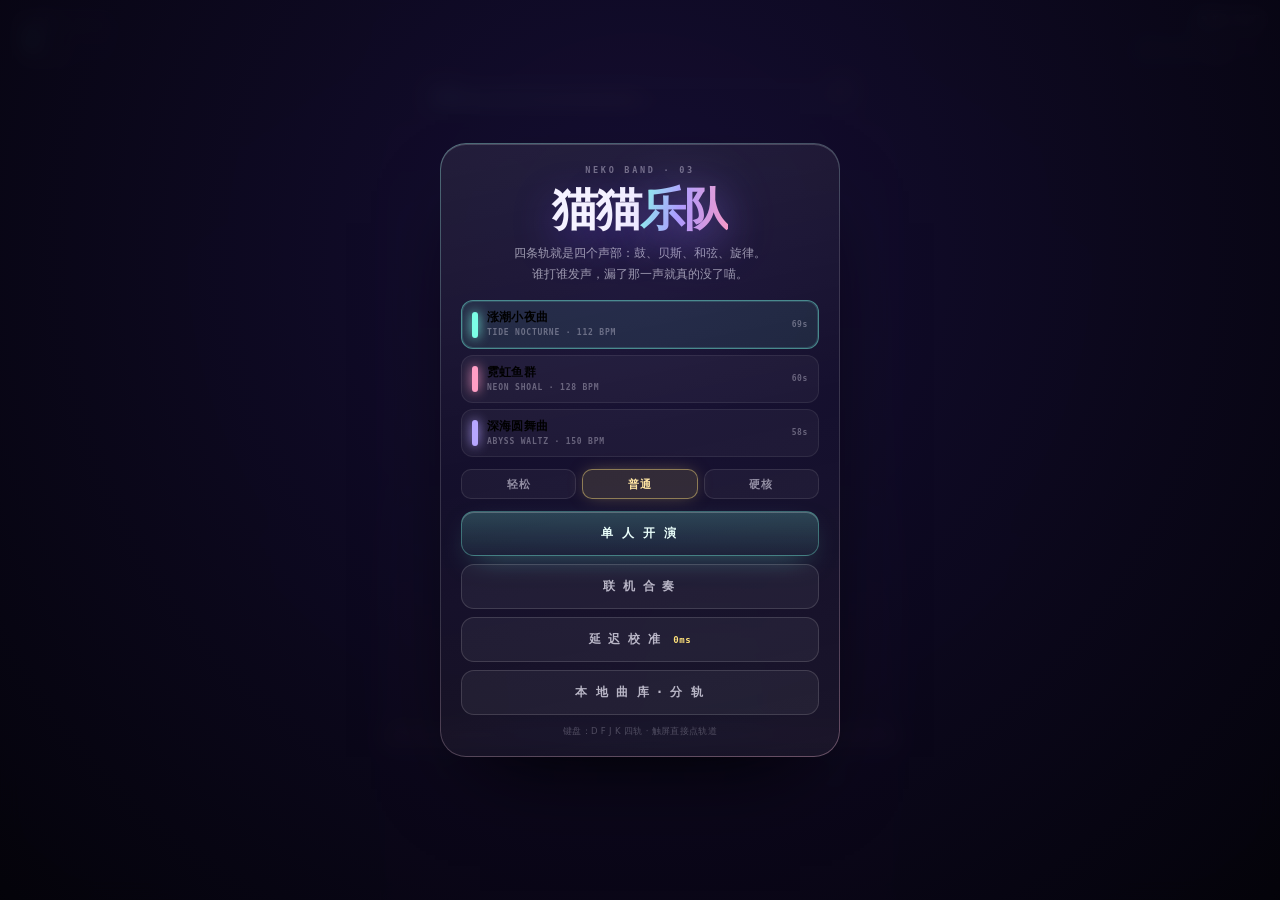
<file: docs/meow/band/index.html>
<!doctype html>
<html lang="zh-CN">
<head>
<script>window.MEOW_WS_BASE = "wss://kbcraft.cn:3090/m3ow";</script>

<meta charset="utf-8">
<meta name="viewport" content="width=device-width,initial-scale=1,viewport-fit=cover,user-scalable=no">
<meta name="theme-color" content="#07060f">
<meta name="apple-mobile-web-app-capable" content="yes">
<title>猫猫乐队 · NEKO BAND</title>
<link rel="stylesheet" href="style.css">
<link rel="icon" href="data:image/svg+xml,%3Csvg xmlns='http://www.w3.org/2000/svg' viewBox='0 0 100 100'%3E%3Ctext y='.9em' font-size='90'%3E%F0%9F%8E%B5%3C/text%3E%3C/svg%3E">
</head>
<body>
<div id="app">
  <canvas id="stage"></canvas>
  <div id="vignette"></div>

  <div id="hud">
    <div class="top">
      <div class="scoreBox">
        <small>SCORE</small><b id="score">0</b><i id="accTxt">—</i>
      </div>
      <div class="topRight">
        <div id="teamStrip" class="teamStrip"></div>
        <div class="icons">
          <button id="muteBtn" class="iconBtn on" aria-label="声音">♪</button>
          <button id="clickBtn" class="iconBtn on" aria-label="节拍器">♩</button>
          <button id="pauseBtn" class="iconBtn" aria-label="暂停">❚❚</button>
          <a href="/" class="iconBtn" aria-label="返回游戏厅">←</a>
        </div>
      </div>
    </div>

    <div id="gaugeBox" class="gaugeBox">
      <div class="gaugeHead"><span id="gaugeLabel">合奏槽</span><b id="gaugeNum">50</b></div>
      <div class="gaugeBar"><i id="gaugeFill"></i><u id="gaugeMark"></u></div>
    </div>

    <div id="combo" class="combo"><b>0</b><span>COMBO</span></div>
  </div>

  <div id="countdown" class="countdown hide"><span id="countNum">3</span><small id="countSong"></small></div>
  <div id="toast" class="toast"></div>

  <!-- 主菜单 -->
  <div id="menu" class="screen">
    <div class="panel">
      <div class="tag">NEKO BAND · 03</div>
      <h1>猫猫<span>乐队</span></h1>
      <p class="lead">四条轨就是四个声部：鼓、贝斯、和弦、旋律。<br>谁打谁发声，漏了那一声就真的没了喵。</p>

      <div class="songs" id="songList"></div>

      <div class="diffRow" id="diffRow">
        <button data-diff="easy">轻松</button>
        <button data-diff="normal" class="on">普通</button>
        <button data-diff="hard">硬核</button>
      </div>

      <button id="soloBtn" class="btn">单 人 开 演</button>
      <button id="onlineBtn" class="btn ghost">联 机 合 奏</button>
      <button id="calibBtn" class="btn ghost">延 迟 校 准 <small id="offsetTxt">0ms</small></button>
      <a id="importBtn" class="btn ghost" href="/band/import/">本 地 曲 库 · 分 轨</a>
      <div class="footNote">键盘：D F J K 四轨 · 触屏直接点轨道</div>
    </div>
  </div>

  <!-- 联机大厅 -->
  <div id="lobby" class="screen hide">
    <div class="panel">
      <div class="tag">ONLINE · 2~4 人</div>
      <h2>合奏排练室</h2>
      <div class="nameRow">
        <input id="nameInput" maxlength="12" placeholder="你的猫名" autocomplete="off">
        <button id="nameBtn" class="mini">改名</button>
      </div>
      <div class="songs small" id="songList2"></div>
      <div class="diffRow" id="diffRow2">
        <button data-diff="easy">轻松</button>
        <button data-diff="normal" class="on">普通</button>
        <button data-diff="hard">硬核</button>
      </div>
      <div class="players" id="lobbyPlayers"></div>
      <div id="lobbyMsg" class="lobbyMsg">正在连排练室…</div>
      <button id="readyBtn" class="btn">准 备 好 了</button>
      <button id="leaveBtn" class="btn ghost">离 开</button>
    </div>
  </div>

  <!-- 结算 -->
  <div id="result" class="screen hide">
    <div class="panel">
      <div class="tag" id="resultTag">RESULT</div>
      <div class="rank" id="rankBig">S</div>
      <h2 id="resultTitle">演出结束喵</h2>
      <div class="resultGrid">
        <div><small>得分</small><b id="finalScore">0</b></div>
        <div><small>准确率</small><b id="finalAcc">0%</b></div>
        <div><small>最大连击</small><b id="finalCombo">0</b></div>
        <div><small>漏拍</small><b id="finalMiss">0</b></div>
      </div>
      <div id="resultPlayers" class="resultPlayers"></div>
      <button id="againBtn" class="btn">再 来 一 首</button>
      <button id="backBtn" class="btn ghost">回 大 厅</button>
    </div>
  </div>

  <!-- 校准 -->
  <div id="calib" class="screen hide">
    <div class="panel">
      <div class="tag">LATENCY CALIBRATION</div>
      <h2>跟着节拍点 12 下</h2>
      <p class="lead">听到「哒」就点一下大按钮，别提前，也别抢拍喵。</p>
      <div id="calibDot" class="calibDot"></div>
      <button id="calibTap" class="btn calibTap">点 我</button>
      <div class="calibInfo"><span id="calibCount">0 / 12</span><b id="calibResult">—</b></div>
      <button id="calibSave" class="btn ghost">保 存 并 返 回</button>
    </div>
  </div>

  <!-- 暂停 -->
  <div id="pauseScr" class="screen hide">
    <div class="panel small">
      <div class="tag">PAUSED</div>
      <h2>先歇一会儿喵</h2>
      <button id="resumeBtn" class="btn">继 续</button>
      <button id="quitBtn" class="btn ghost">结 束 本 局</button>
    </div>
  </div>
</div>

<script src="songs.js"></script>
<script src="sep.js"></script>
<script src="audio.js"></script>
<script src="game.js"></script>
</body>
</html>
</file>
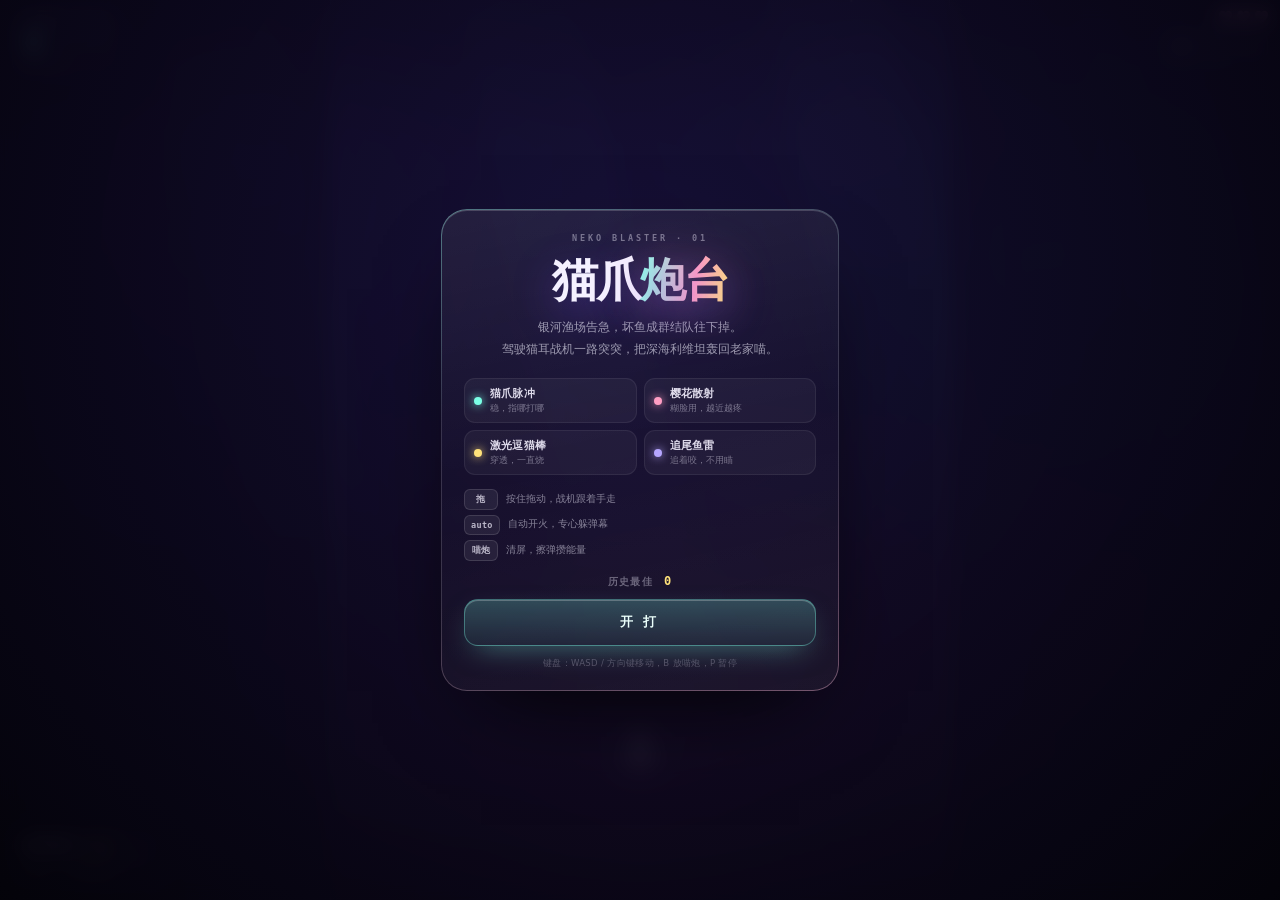
<file: docs/meow/blaster/index.html>
<!doctype html>
<html lang="zh-CN">
<head>
<meta charset="utf-8">
<meta name="viewport" content="width=device-width,initial-scale=1,viewport-fit=cover,user-scalable=no">
<meta name="theme-color" content="#07060f">
<meta name="apple-mobile-web-app-capable" content="yes">
<title>猫爪炮台 · NEKO BLASTER</title>
<link rel="stylesheet" href="style.css">
<link rel="icon" href="data:image/svg+xml,%3Csvg xmlns='http://www.w3.org/2000/svg' viewBox='0 0 100 100'%3E%3Ctext y='.9em' font-size='90'%3E%F0%9F%90%BE%3C/text%3E%3C/svg%3E">
</head>
<body>
<div id="app">
  <canvas id="stage"></canvas>
  <div id="vignette"></div>

  <div id="hud">
    <div class="hudTop">
      <div class="scoreBox">
        <small>SCORE</small>
        <b id="score">0</b>
        <i id="best">BEST 0</i>
      </div>
      <div class="rightBox">
        <div id="hearts" class="hearts"></div>
        <div class="icons">
          <button id="pauseBtn" class="iconBtn" aria-label="暂停">❚❚</button>
          <button id="soundBtn" class="iconBtn on" aria-label="声音">♪</button>
          <a id="homeBtn" class="iconBtn" href="/" aria-label="返回游戏厅">←</a>
        </div>
      </div>
    </div>

    <div class="hudBottom">
      <div class="wbox">
        <div class="wrow"><b id="wname">猫爪脉冲</b><span id="wlv">Lv.1</span></div>
        <div class="ebar"><i id="ebar"></i></div>
        <div id="grazeTxt">擦弹 0 · 满槽送喵炮</div>
      </div>
      <div id="combo" class="combo">×1</div>
    </div>
  </div>

  <button id="bombBtn" class="bombBtn" aria-label="喵炮">
    <span class="bIcon">喵</span><b id="bombNum">3</b>
  </button>

  <div id="toastB" class="toastB"></div>

  <!-- 开始 -->
  <div id="menu" class="screen">
    <div class="panel">
      <div class="tag">NEKO BLASTER · 01</div>
      <h1>猫爪<span>炮台</span></h1>
      <p class="lead">银河渔场告急，坏鱼成群结队往下掉。<br>驾驶猫耳战机一路突突，把深海利维坦轰回老家喵。</p>

      <div class="legend">
        <div class="lg pulse"><i></i><b>猫爪脉冲</b><span>稳，指哪打哪</span></div>
        <div class="lg spread"><i></i><b>樱花散射</b><span>糊脸用，越近越疼</span></div>
        <div class="lg laser"><i></i><b>激光逗猫棒</b><span>穿透，一直烧</span></div>
        <div class="lg homing"><i></i><b>追尾鱼雷</b><span>追着咬，不用瞄</span></div>
      </div>

      <div class="howto">
        <div><kbd>拖</kbd><span>按住拖动，战机跟着手走</span></div>
        <div><kbd>auto</kbd><span>自动开火，专心躲弹幕</span></div>
        <div><kbd>喵炮</kbd><span>清屏，擦弹攒能量</span></div>
      </div>

      <div class="bestLine">历史最佳 <b id="menuBest">0</b></div>
      <button id="startBtn" class="btn">开 打</button>
      <div class="footNote">键盘：WASD / 方向键移动，B 放喵炮，P 暂停</div>
    </div>
  </div>

  <!-- 暂停 -->
  <div id="pauseScr" class="screen hide">
    <div class="panel small">
      <div class="tag">PAUSED</div>
      <h2>先歇一会儿喵</h2>
      <button id="resumeBtn" class="btn">继 续</button>
      <button id="restartBtn" class="btn ghost">重 开</button>
      <a class="btn ghost" href="/">回游戏厅</a>
    </div>
  </div>

  <!-- 结束 -->
  <div id="overScr" class="screen hide">
    <div class="panel">
      <div class="tag" id="overTag">RESULT</div>
      <h2 id="overTitle">被鱼打倒了喵…</h2>
      <div class="resultGrid">
        <div><small>本局得分</small><b id="finalScore">0</b></div>
        <div><small>最高纪录</small><b id="finalBest">0</b></div>
        <div><small>到达波次</small><b id="finalWave">1</b></div>
        <div><small>擦弹</small><b id="finalGraze">0</b></div>
      </div>
      <div id="newRecord" class="newRecord hide">✦ 新 纪 录 ✦</div>
      <button id="againBtn" class="btn">再 来 一 局</button>
      <a class="btn ghost" href="/">回游戏厅</a>
    </div>
  </div>
</div>
<script src="game.js"></script>
</body>
</html>
</file>
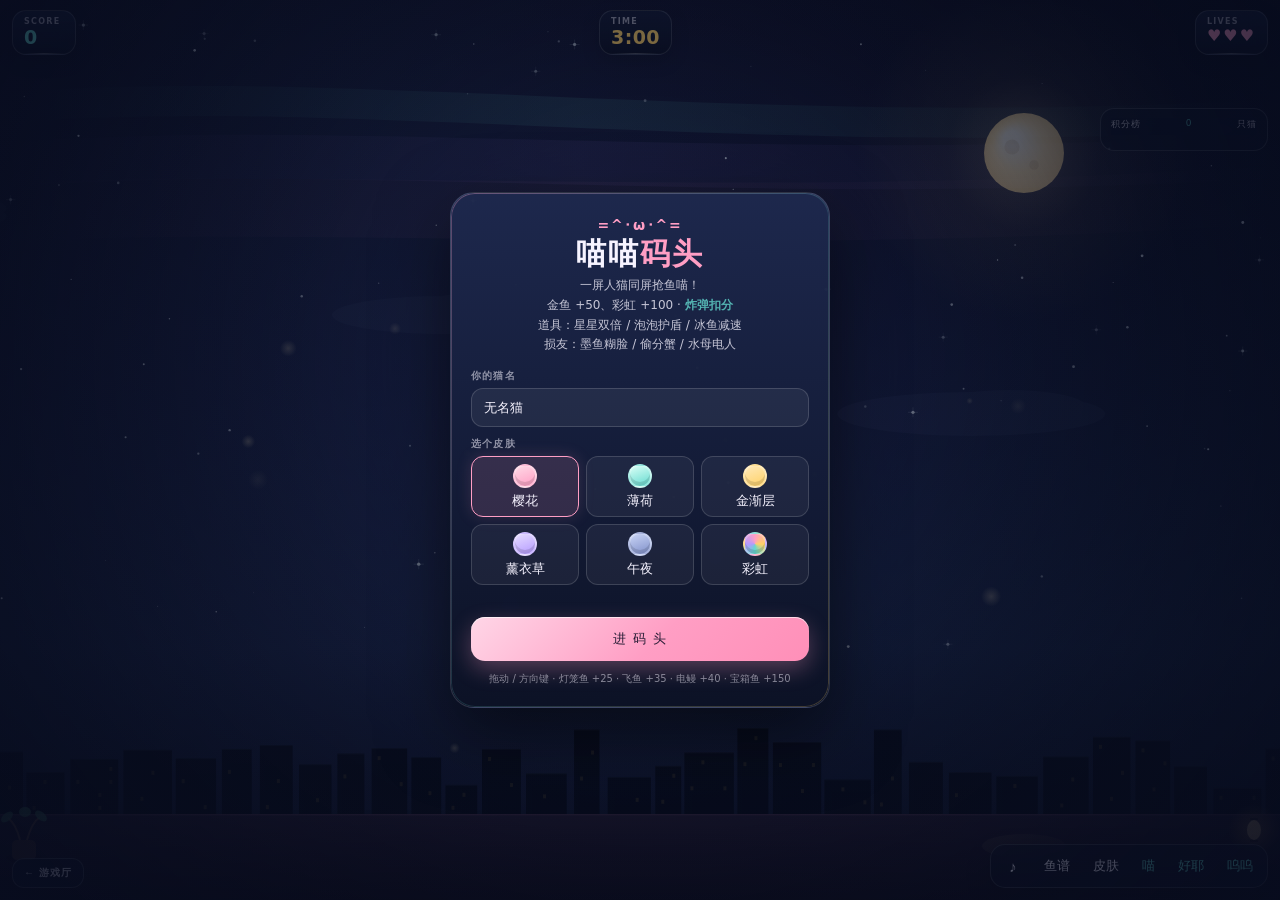
<file: docs/meow/fish/index.html>
<!doctype html>
<html lang="zh-CN">
<head>
<script>window.MEOW_WS_BASE = "wss://kbcraft.cn:3090/m3ow";</script>

<meta charset="utf-8">
<meta name="viewport" content="width=device-width,initial-scale=1,viewport-fit=cover,user-scalable=no">
<meta name="theme-color" content="#0b1026">
<title>喵喵码头 · 联机接鱼</title>
<link rel="stylesheet" href="style.css">
</head>
<body>
<div id="wrap">
  <canvas id="c"></canvas>
  <canvas id="ci"></canvas>
  <canvas id="gl"></canvas>

  <div id="hud">
    <div class="chip"><small>SCORE</small><b id="score">0</b></div>
    <div class="chip"><small>TIME</small><b id="time">180</b></div>
    <div class="chip"><small>LIVES</small><div id="lives">♥♥♥</div></div>
  </div>
  <div id="comboBadge"></div>
  <div id="buffPanel" class="hide">
    <div class="buffHead">BUFF</div>
    <div id="effectBadge"></div>
    <div id="relicBar"></div>
  </div>

  <div id="boardBox">
    <div class="boardTitle">积分榜 <span id="online">0</span> 只猫</div>
    <div id="board"></div>
  </div>

  <div id="toolbar">
    <button id="soundBtn" class="tbtn" title="声音">♪</button>
    <button id="guideBtn" class="tbtn">鱼谱</button>
    <button id="skinBtn" class="tbtn">皮肤</button>
    <button class="tbtn emo" data-emote="1">喵</button>
    <button class="tbtn emo" data-emote="2">好耶</button>
    <button class="tbtn emo" data-emote="3">呜呜</button>
  </div>

  <a id="backHub" href="/">← 游戏厅</a>

  <div id="lobby" class="overlay">
    <div class="card">
      <div class="face">=^･ω･^=</div>
      <h1>喵喵<span>码头</span></h1>
      <p class="sub">一屏人猫同屏抢鱼喵！<br>金鱼 +50、彩虹 +100 · <b>炸弹扣分</b><br>道具：星星双倍 / 泡泡护盾 / 冰鱼减速<br>损友：墨鱼糊脸 / 偷分蟹 / 水母电人</p>
      <label class="lbl">你的猫名</label>
      <input id="name" maxlength="12" placeholder="输入猫名（最多 12 字）" autocomplete="off">
      <label class="lbl">选个皮肤</label>
      <div id="skinGrid" class="skinGrid"></div>
      <div id="lobbyMsg" class="lobbyMsg"></div>
      <button id="joinBtn" class="btn">进 码 头</button>
      <div class="hint">拖动 / 方向键 · 灯笼鱼 +25 · 飞鱼 +35 · 电鳗 +40 · 宝箱鱼 +150</div>
    </div>
  </div>

  <div id="skinPanel" class="overlay hide">
    <div class="card small">
      <div class="face">换 皮 肤</div>
      <h2>今天想当哪只猫？</h2>
      <div id="skinGrid2" class="skinGrid"></div>
      <button id="skinClose" class="btn ghost">回 码 头</button>
    </div>
  </div>

  <div id="deadBox" class="overlay hide">
    <div class="card small">
      <div class="face">=︿･︿=</div>
      <h2>被炸晕了喵…</h2>
      <p class="sub" id="deadText">5 秒后自动复活</p>
    </div>
  </div>

  <div id="roundBox" class="overlay hide">
    <div class="card">
      <div class="face">本 局 结 束</div>
      <h1 id="roundTitle">收工喵！</h1>
      <div id="roundBoard" class="roundBoard"></div>
      <p class="hint" id="roundHint">8 秒后自动开下一局</p>
    </div>
  </div>

  <div id="toast"></div>

  <div id="timeStopFx">
    <div class="tsClock"></div>
    <div class="tsTitle">THE WORLD</div>
    <div class="tsSub">时 停</div>
  </div>
  <div id="tsEdge"></div>

  <div id="guide" class="overlay hide">
    <div class="card guideCard">
      <div class="face">鱼 谱 · 意图图鉴</div>
      <h2>看头顶图标认功能</h2>
      <div class="guideList">
        <div class="grow"><b class="ic score">+</b><div><strong>得分鱼</strong><span>沙丁 +10 · 小丑 +20 · 河豚 +15 · 闪电 +30 · 金鱼 +50 · 彩虹 +100 · 灯笼 +25 · 飞鱼 +35 · 电鳗 +40</span></div></div>
        <div class="grow"><b class="ic bomb">!</b><div><strong>炸弹</strong><span>普通炸弹 / 高速炸弹：-25 分 + 掉 1 命；有护盾先破盾</span></div></div>
        <div class="grow"><b class="ic power">星</b><div><strong>道具鱼</strong><span>星 = 双倍 10s · 盾 = 挡一次炸弹 · 冰 = 全场减速 6s · 磁 = 8s 吸鱼 · 运 = 接下来 5 条 +50%</span></div></div>
        <div class="grow"><b class="ic grief">墨</b><div><strong>损友鱼</strong><span>墨 = 糊住对手 3s · 偷 = 从所有对手各偷 5% 分 · 电 = 电麻随机一人 2s</span></div></div>
        <div class="grow"><b class="ic power">停</b><div><strong>时停鱼</strong><span>一局只出现 5 条；接住后全场时停 3.5s，并收走屏幕上所有鱼</span></div></div>
        <div class="grow"><b class="ic treasure">宝</b><div><strong>宝箱鱼</strong><span>+150 分，并开出随机遗物：鱼骨项链 / 连击手套 / 铁锅盖 / 墨镜 / 防电靴</span></div></div>
      </div>
      <div class="hint">遗物本局有效，死亡不会丢；重复宝箱 +100 分</div>
      <button id="guideClose" class="btn ghost">回 码 头</button>
    </div>
  </div>
</div>
<script src="game.js"></script>
</body>
</html>
</file>
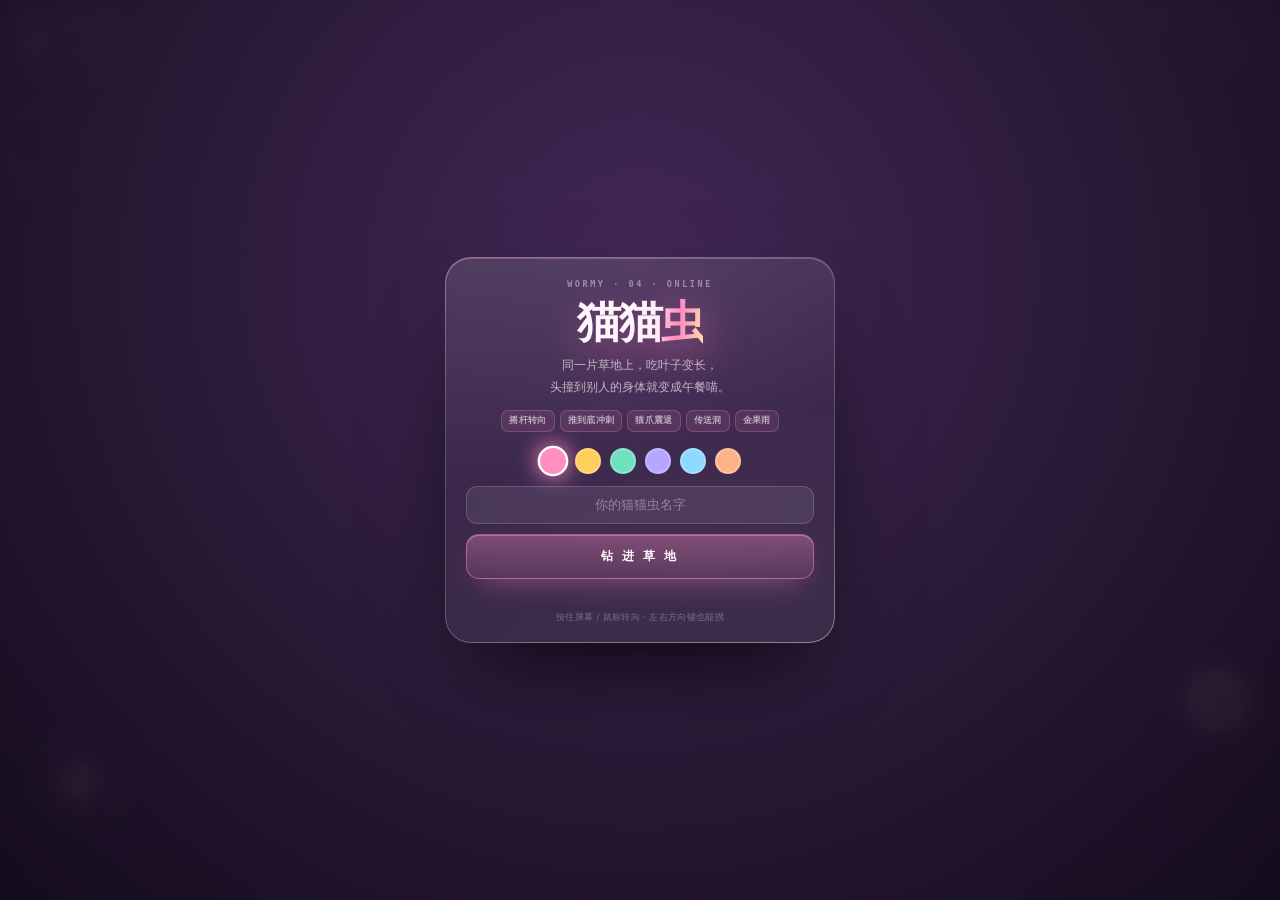
<file: docs/meow/worm/index.html>
<!doctype html>
<html lang="zh-CN">
<head>
<script>window.MEOW_WS_BASE = "wss://kbcraft.cn:3090/m3ow";</script>

<meta charset="utf-8">
<meta name="viewport" content="width=device-width,initial-scale=1,viewport-fit=cover,user-scalable=no">
<meta name="theme-color" content="#08150e">
<meta name="apple-mobile-web-app-capable" content="yes">
<title>猫猫虫 · WORMY</title>
<link rel="stylesheet" href="style.css">
<link rel="icon" href="data:image/svg+xml,%3Csvg xmlns='http://www.w3.org/2000/svg' viewBox='0 0 100 100'%3E%3Ctext y='.9em' font-size='90'%3E%F0%9F%90%9B%3C/text%3E%3C/svg%3E">
</head>
<body>
<div id="app">
  <canvas id="stage"></canvas>
  <canvas id="gl"></canvas>
  <canvas id="top"></canvas>

  <div id="hud">
    <div class="top">
      <div class="scoreBox">
        <small>SCORE</small><b id="score">0</b><i id="lenTxt">LEN 6</i>
      </div>
      <div class="topRight">
        <div id="board" class="board"></div>
        <div class="icons">
          <button id="muteBtn" class="iconBtn on" aria-label="声音">♪</button>
          <a href="/" class="iconBtn" aria-label="返回游戏厅">←</a>
        </div>
      </div>
    </div>
    <div class="bottom">
      <span id="online" class="online">草地 0 条</span>
      <span class="tip">按住屏幕转向</span>
    </div>
  </div>

  <canvas id="mini" class="mini" width="180" height="180"></canvas>
  <div id="toast" class="toast"></div>

  <!-- 进入 -->
  <div id="menu" class="screen">
    <div class="panel">
      <div class="tag">WORMY · 04 · ONLINE</div>
      <h1>猫猫<span>虫</span></h1>
      <p class="lead">同一片草地上，吃叶子变长，<br>头撞到别人的身体就变成午餐喵。</p>

      <div class="tips"><i>摇杆转向</i><i>推到底冲刺</i><i>猫爪震退</i><i>传送洞</i><i>金果雨</i></div>

      <div class="skinRow" id="skinRow"></div>

      <div class="nameRow">
        <input id="nameInput" maxlength="10" placeholder="你的猫猫虫名字" autocomplete="off">
      </div>

      <button id="joinBtn" class="btn">钻 进 草 地</button>
      <div id="menuMsg" class="menuMsg"></div>
      <div class="footNote">按住屏幕 / 鼠标转向 · 左右方向键也能拐</div>
    </div>
  </div>

  <!-- 死亡 -->
  <div id="dead" class="screen hide">
    <div class="panel">
      <div class="tag" id="deadTag">被吃掉了</div>
      <div class="face">=︿･︿=</div>
      <h2 id="deadTitle">撞到别人身上了喵</h2>
      <div class="resultGrid">
        <div><small>本局得分</small><b id="finalScore">0</b></div>
        <div><small>身体长度</small><b id="finalLen">6</b></div>
        <div><small>击杀</small><b id="finalKill">0</b></div>
        <div><small>草地排名</small><b id="finalRank">-</b></div>
      </div>
      <button id="respawnBtn" class="btn">立 刻 复 活</button>
      <a class="btn ghost" href="/">回 游 戏 厅</a>
      <div class="footNote" id="respawnHint">3 秒后自动复活</div>
    </div>
  </div>
</div>
<script src="gl.js"></script>
<script src="game.js"></script>
</body>
</html>
</file>
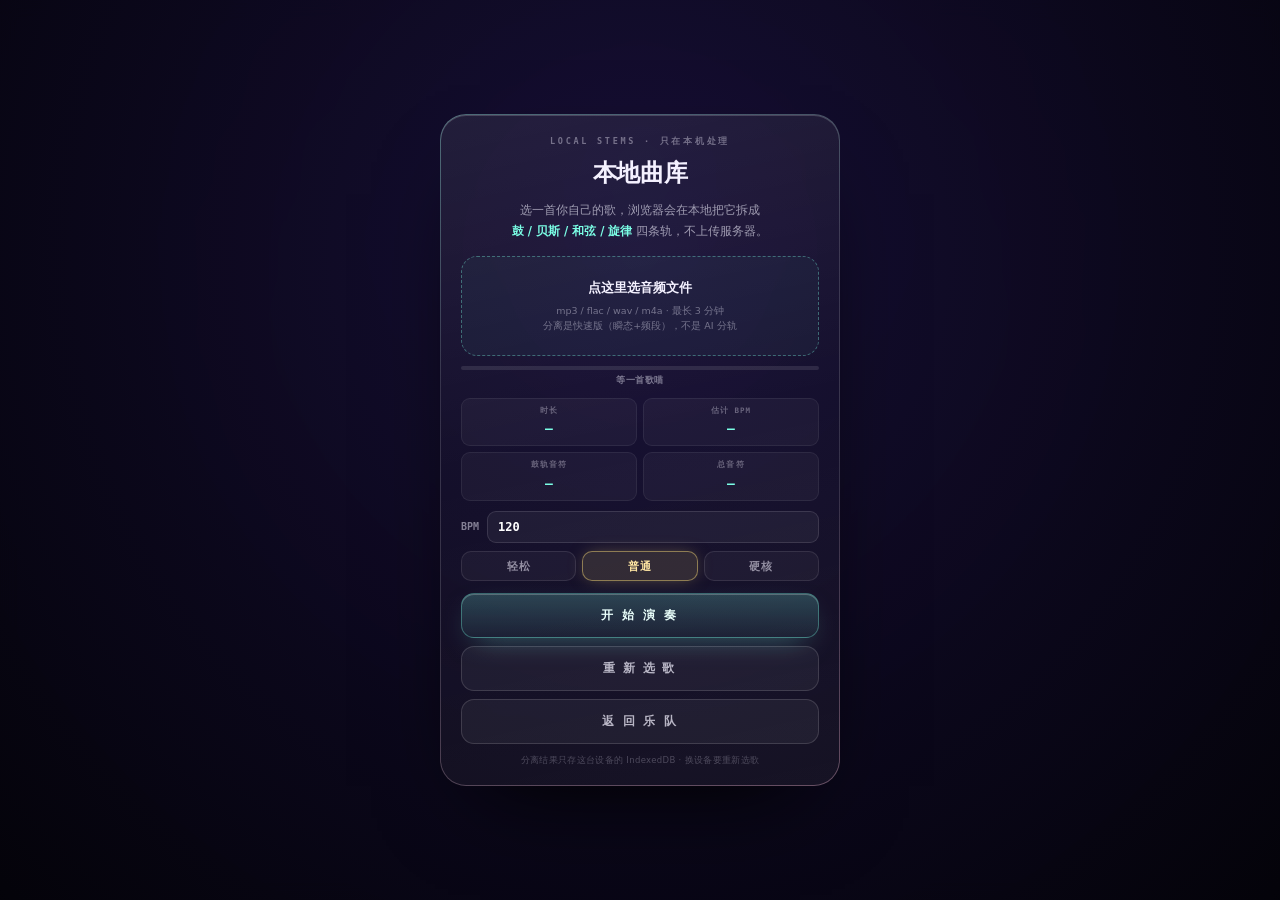
<file: docs/meow/band/import/index.html>
<!doctype html>
<html lang="zh-CN">
<head>
<meta charset="utf-8">
<meta name="viewport" content="width=device-width,initial-scale=1,viewport-fit=cover,user-scalable=no">
<meta name="theme-color" content="#07060f">
<title>本地曲库 · 猫猫乐队</title>
<link rel="stylesheet" href="../style.css">
<style>
  .drop{
    display:block;border:1px dashed rgba(123,255,230,.35);border-radius:16px;
    padding:22px 14px;margin:14px 0 10px;cursor:pointer;background:rgba(123,255,230,.04);
    transition:.2s;text-align:center
  }
  .drop:active{transform:scale(.99)}
  .drop b{display:block;font-size:13px;margin-bottom:6px}
  .drop small{display:block;font-size:9.5px;color:rgba(244,241,255,.4);line-height:1.6}
  .drop input{display:none}
  .bar{height:4px;border-radius:2px;background:rgba(255,255,255,.1);overflow:hidden;margin:10px 0 4px}
  .bar i{display:block;height:100%;width:0;background:linear-gradient(90deg,#7bffe6,#ffe27a);transition:width .2s}
  .stat{font:700 9px/1.5 ui-monospace,Menlo,monospace;color:rgba(244,241,255,.45);letter-spacing:.06em;min-height:14px}
  .meta{display:grid;grid-template-columns:1fr 1fr;gap:6px;margin:10px 0}
  .meta div{padding:8px;border-radius:9px;background:rgba(255,255,255,.04);border:1px solid rgba(255,255,255,.07)}
  .meta small{display:block;font:700 7.5px/1 ui-monospace,Menlo,monospace;letter-spacing:.14em;color:rgba(244,241,255,.35);margin-bottom:4px}
  .meta b{font:900 13px/1 ui-monospace,Menlo,monospace;color:#7bffe6}
  .bpmRow{display:flex;align-items:center;gap:8px;margin:8px 0}
  .bpmRow span{font:700 10px/1 ui-monospace,Menlo,monospace;color:rgba(244,241,255,.5)}
  .bpmRow input{flex:1;padding:8px 10px;border-radius:9px;border:1px solid rgba(255,255,255,.12);background:rgba(255,255,255,.05);color:#fff;font:800 12px/1 ui-monospace,Menlo,monospace;outline:none}
</style>
</head>
<body>
<div id="app">
  <canvas id="stage" style="opacity:.35"></canvas>
  <div id="vignette"></div>
  <div class="screen">
    <div class="panel">
      <div class="tag">LOCAL STEMS · 只在本机处理</div>
      <h2 style="font-size:24px">本地曲库</h2>
      <p class="lead">选一首你自己的歌，浏览器会在本地把它拆成<br><b style="color:#7bffe6">鼓 / 贝斯 / 和弦 / 旋律</b> 四条轨，不上传服务器。</p>

      <label class="drop" id="drop">
        <b>点这里选音频文件</b>
        <small>mp3 / flac / wav / m4a · 最长 3 分钟<br>分离是快速版（瞬态+频段），不是 AI 分轨</small>
        <input id="file" type="file" accept="audio/*">
      </label>

      <div class="bar"><i id="prog"></i></div>
      <div class="stat" id="stat">等一首歌喵</div>

      <div id="info" class="hide">
        <div class="meta">
          <div><small>时长</small><b id="mDur">—</b></div>
          <div><small>估计 BPM</small><b id="mBpm">—</b></div>
          <div><small>鼓轨音符</small><b id="mDrum">—</b></div>
          <div><small>总音符</small><b id="mAll">—</b></div>
        </div>
        <div class="bpmRow">
          <span>BPM</span>
          <input id="bpmInput" type="number" min="60" max="200" step="1" value="120">
        </div>
        <div class="diffRow" id="diffRow">
          <button data-diff="easy">轻松</button>
          <button data-diff="normal" class="on">普通</button>
          <button data-diff="hard">硬核</button>
        </div>
        <button id="startBtn" class="btn">开 始 演 奏</button>
        <button id="reBtn" class="btn ghost">重 新 选 歌</button>
      </div>

      <a class="btn ghost" href="/band/" style="margin-top:8px">返 回 乐 队</a>
      <div class="footNote">分离结果只存这台设备的 IndexedDB · 换设备要重新选歌</div>
    </div>
  </div>
</div>
<script src="../sep.js"></script>
<script>
(function(){
  var $ = function(id){ return document.getElementById(id); };
  var data = null, diff = "normal", busy = false;

  $("file").addEventListener("change", async function(e){
    var f = e.target.files && e.target.files[0];
    if (!f || busy) return;
    if (f.size > 40 * 1024 * 1024) { $("stat").textContent = "文件超过 40MB，先裁一段再来喵"; return; }
    busy = true;
    $("info").classList.add("hide");
    $("prog").style.width = "8%";
    $("stat").textContent = "解码…";
    try {
      data = await BandSep.analyze(f, function(msg){
        $("stat").textContent = msg;
        $("prog").style.width = Math.min(92, parseFloat($("prog").style.width || "8") + 12) + "%";
      });
      $("prog").style.width = "100%";
      $("stat").textContent = "分好了喵 · 四条轨都在本机";
      $("mDur").textContent = data.duration.toFixed(0) + "s";
      $("mBpm").textContent = data.bpm;
      $("bpmInput").value = data.bpm;
      $("mDrum").textContent = data.notes.normal.filter(function(n){ return n.lane === 0; }).length;
      $("mAll").textContent = data.notes.normal.length;
      $("info").classList.remove("hide");
    } catch (err) {
      console.error(err);
      $("stat").textContent = "分离失败：" + (err && err.message ? err.message : "未知错误");
      $("prog").style.width = "0";
    }
    busy = false;
  });

  $("diffRow").addEventListener("click", function(e){
    var b = e.target.closest("button");
    if (!b) return;
    diff = b.dataset.diff;
    Array.prototype.forEach.call(this.querySelectorAll("button"), function(x){ x.classList.toggle("on", x === b); });
    if (data) {
      $("mAll").textContent = data.notes[diff].length;
      $("mDrum").textContent = data.notes[diff].filter(function(n){ return n.lane === 0; }).length;
    }
  });

  $("startBtn").addEventListener("click", async function(){
    if (!data) return;
    data.bpm = Math.max(60, Math.min(200, parseFloat($("bpmInput").value) || data.bpm));
    $("stat").textContent = "存到本机…";
    try {
      await BandSep.saveCustom(data);
      location.href = "/band/?custom=1&diff=" + diff;
    } catch (e) {
      $("stat").textContent = "存储失败：" + (e && e.message ? e.message : "");
    }
  });

  $("reBtn").addEventListener("click", function(){
    data = null;
    $("info").classList.add("hide");
    $("prog").style.width = "0";
    $("stat").textContent = "再选一首喵";
    $("file").value = "";
  });

  // 背景一点点星
  var cv = $("stage"), c = cv.getContext("2d");
  function resize(){ cv.width = innerWidth * devicePixelRatio; cv.height = innerHeight * devicePixelRatio; }
  resize(); addEventListener("resize", resize);
  var stars = [];
  for (var i = 0; i < 60; i++) stars.push({ x: Math.random(), y: Math.random(), r: Math.random() * 1.6 + .3, a: Math.random() * .5 + .1 });
  (function loop(){
    requestAnimationFrame(loop);
    c.setTransform(devicePixelRatio,0,0,devicePixelRatio,0,0);
    c.clearRect(0,0,innerWidth,innerHeight);
    for (var s of stars){
      c.globalAlpha = s.a;
      c.fillStyle = "#cfe9ff";
      c.beginPath(); c.arc(s.x * innerWidth, s.y * innerHeight, s.r, 0, 6.2832); c.fill();
    }
  })();
})();
</script>
</body>
</html>
</file>
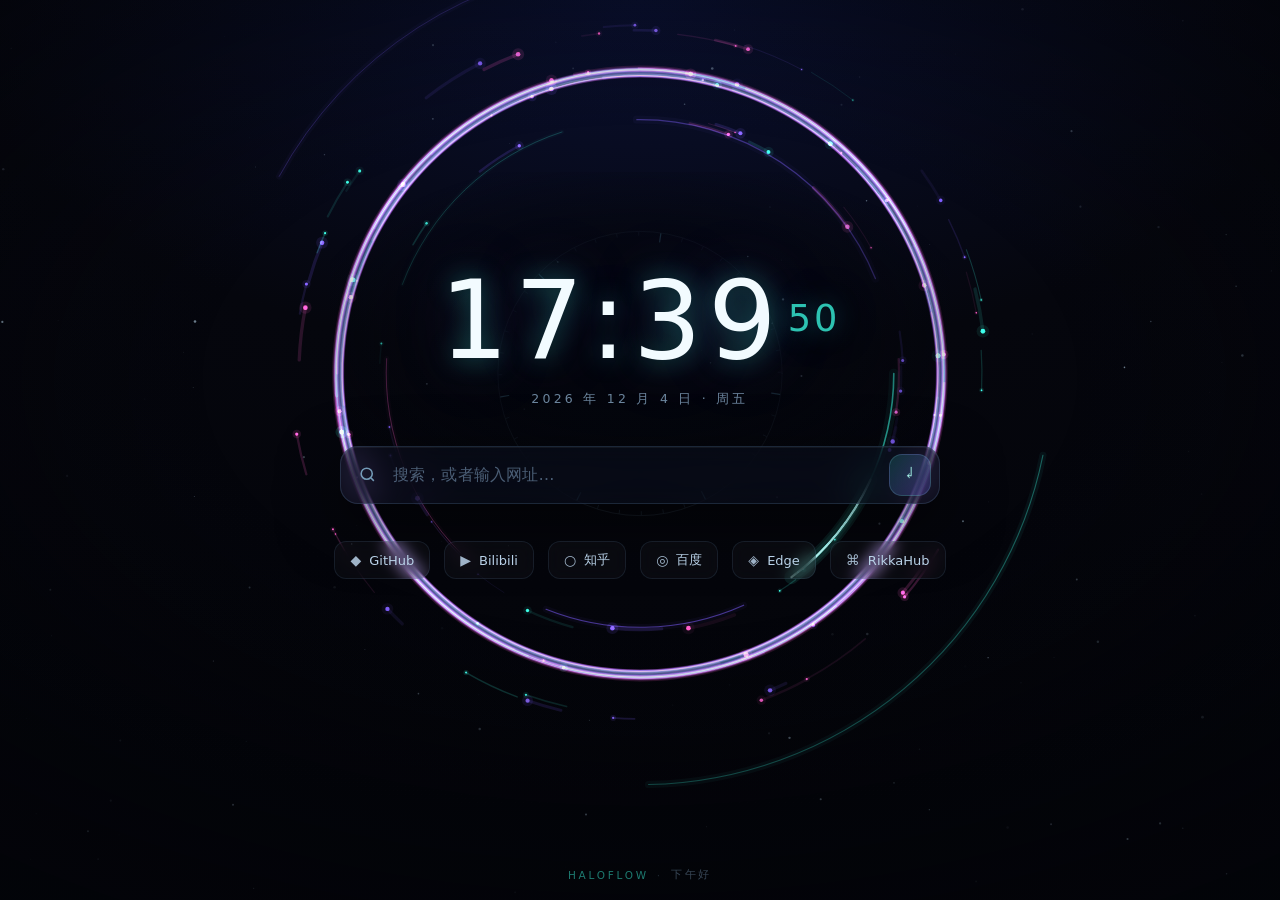
<file: extension/haloflow-newtab-standalone.html>
<!DOCTYPE html>
<html lang="zh-CN">
<head>
<meta charset="utf-8" />
<meta name="viewport" content="width=device-width, initial-scale=1, viewport-fit=cover" />
<title>HaloFlow</title>
<style>
:root {
  --bg: #04050a;
  --cyan: #38f0d8;
  --violet: #7c5cff;
  --pink: #ff5cc8;
  --text: #e8f4ff;
  --muted: #7f96ad;
}

* { box-sizing: border-box; margin: 0; padding: 0; }

html, body {
  height: 100%;
  overflow: hidden;
}

body {
  background:
    radial-gradient(120% 90% at 50% 0%, #0a1030 0%, #05060d 45%, #030409 100%);
  color: var(--text);
  font-family: -apple-system, "Segoe UI", "PingFang SC", "Microsoft YaHei", system-ui, sans-serif;
  -webkit-font-smoothing: antialiased;
  user-select: none;
}

#scene {
  position: fixed; inset: 0;
  width: 100%; height: 100%;
  display: block;
}

.vignette {
  position: fixed; inset: 0; pointer-events: none;
  background: radial-gradient(85% 70% at 50% 42%, transparent 40%, rgba(3,4,9,.72) 100%);
}

/* ---------- 布局 ---------- */
.stage {
  position: relative; z-index: 2;
  height: 100%;
  display: flex; flex-direction: column;
  align-items: center; justify-content: center;
  gap: clamp(20px, 4.2vh, 44px);
  padding: 0 20px;
  padding-bottom: 6vh;
}

/* ---------- 时钟 ---------- */
.clock-wrap {
  text-align: center;
  pointer-events: none;
  position: relative;
  isolation: isolate;
}

/* 文字底下的暗色衬底，把光环压下去，保证时间清晰 */
.clock-wrap::before {
  content: '';
  position: absolute;
  left: 50%;
  top: 50%;
  width: min(620px, 108vw);
  height: min(330px, 56vw);
  transform: translate(-50%, -50%);
  background: radial-gradient(
    ellipse at center,
    rgba(4, 6, 13, 0.82) 0%,
    rgba(4, 6, 13, 0.62) 42%,
    rgba(4, 6, 13, 0.22) 66%,
    transparent 78%
  );
  z-index: -1;
  pointer-events: none;
}

.clock {
  font-size: clamp(52px, 11.5vw, 108px);
  font-weight: 200;
  letter-spacing: .06em;
  line-height: 1;
  color: #f2fbff;
  text-shadow:
    0 0 26px rgba(56, 240, 216, .38),
    0 0 68px rgba(124, 92, 255, .28);
  font-variant-numeric: tabular-nums;
  transition: opacity .4s;
}
.clock .sec {
  font-size: .34em;
  color: rgba(56, 240, 216, .8);
  letter-spacing: .08em;
  margin-left: .12em;
  vertical-align: .72em;
  font-weight: 300;
}

.date {
  margin-top: 16px;
  font-size: clamp(10px, 1.5vw, 12.5px);
  letter-spacing: .26em;
  text-transform: uppercase;
  color: rgba(150, 185, 215, .72);
}

/* ---------- 搜索 ---------- */
.search {
  position: relative;
  width: min(600px, 100%);
  display: flex; align-items: center;
  padding: 0 8px 0 0;
  height: 58px;
  border-radius: 18px;
  background: rgba(12, 16, 28, 0.55);
  border: 1px solid rgba(120, 170, 220, 0.18);
  backdrop-filter: blur(18px) saturate(150%);
  box-shadow:
    0 20px 60px rgba(0, 0, 0, .55),
    inset 0 1px 0 rgba(255, 255, 255, .05);
  transition: border-color .24s, box-shadow .24s, transform .24s;
}
.search:focus-within {
  border-color: rgba(56, 240, 216, .55);
  box-shadow:
    0 24px 70px rgba(0, 0, 0, .6),
    0 0 0 4px rgba(56, 240, 216, .09),
    0 0 42px rgba(56, 240, 216, .14);
  transform: translateY(-1px);
}

.search-ico {
  width: 52px; height: 100%;
  display: grid; place-items: center;
  color: rgba(140, 190, 220, .8);
}
.search-ico svg { width: 19px; height: 19px; }
.search:focus-within .search-ico { color: var(--cyan); }

#q {
  flex: 1; height: 100%;
  user-select: text;
  background: none; border: none; outline: none;
  color: var(--text);
  font-family: inherit;
  font-size: clamp(14px, 1.8vw, 16px);
  letter-spacing: .01em;
}
#q::placeholder { color: rgba(120, 150, 180, .6); }
#q::-webkit-search-cancel-button { -webkit-appearance: none; }

.go {
  width: 42px; height: 42px; flex: 0 0 42px;
  border: none; border-radius: 13px; cursor: pointer;
  background: linear-gradient(135deg, rgba(56,240,216,.16), rgba(124,92,255,.24));
  border: 1px solid rgba(120, 190, 220, .22);
  color: #a8f8ec; font-size: 15px;
  transition: .18s;
}
.go:hover {
  background: linear-gradient(135deg, rgba(56,240,216,.3), rgba(124,92,255,.4));
  color: #eafffb;
  box-shadow: 0 0 22px rgba(56, 240, 216, .28);
}


/* ---------- 快捷链接 ---------- */
.links {
  display: flex; flex-wrap: wrap; justify-content: center;
  gap: 10px 14px;
  max-width: 660px;
}

.link {
  display: flex; align-items: center; gap: 8px;
  padding: 9px 15px;
  border-radius: 12px;
  background: rgba(255, 255, 255, .028);
  border: 1px solid rgba(120, 160, 210, .13);
  color: #b9d2e8;
  text-decoration: none;
  font-size: 13px;
  backdrop-filter: blur(8px);
  transition: .2s cubic-bezier(.2,.7,.3,1);
}
.link:hover {
  color: #eafffb;
  border-color: rgba(56, 240, 216, .5);
  background: rgba(56, 240, 216, .09);
  transform: translateY(-2px);
  box-shadow: 0 10px 26px rgba(0, 0, 0, .45), 0 0 24px rgba(56, 240, 216, .12);
}
.link .ico { font-size: 14px; opacity: .85; }

/* ---------- 底部 ---------- */
.foot {
  position: fixed; left: 0; right: 0; bottom: 18px;
  z-index: 3;
  display: flex; justify-content: center; align-items: center; gap: 8px;
  font-size: 10.5px; letter-spacing: .26em; text-transform: uppercase;
  color: rgba(120, 150, 180, .45);
  pointer-events: none;
}
.foot .brand { color: rgba(56, 240, 216, .5); }
.foot .dot { opacity: .5; }

/* ---------- 手机 ---------- */
@media (max-width: 640px) {
  .stage { gap: 26px; padding-bottom: 9vh; }
  .clock { font-size: clamp(48px, 17vw, 76px); }
  .search { height: 54px; border-radius: 16px; }
  .links { gap: 8px; }
  .link { padding: 8px 13px; font-size: 12.5px; }
  .foot { font-size: 9px; letter-spacing: .2em; bottom: 14px; }
}

@media (prefers-reduced-motion: reduce) {
  #scene { display: none; }
}

</style>
</head>
<body>
  <canvas id="scene"></canvas>
  <div class="vignette"></div>

  <main class="stage">
    <section class="clock-wrap">
      <div class="clock" id="clock">--:--</div>
      <div class="date" id="date">—</div>
    </section>

    <form class="search" id="searchForm" autocomplete="off">
      <span class="search-ico" aria-hidden="true">
        <svg viewBox="0 0 24 24" fill="none" stroke="currentColor" stroke-width="2">
          <circle cx="11" cy="11" r="7"></circle><path d="M20 20l-3.5-3.5"></path>
        </svg>
      </span>
      <input id="q" type="search" placeholder="搜索，或者输入网址…" spellcheck="false" />
      <button type="submit" class="go" aria-label="搜索">↵</button>
    </form>

    <nav class="links" id="links"></nav>
  </main>

  <footer class="foot">
    <span class="brand">HALOFLOW</span>
    <span class="dot">·</span>
    <span id="greet">你好</span>
  </footer>

  <script>
/* HaloFlow · 光环首页 */
(() => {
  const canvas = document.getElementById('scene');
  const ctx = canvas.getContext('2d', { alpha: true });
  const reduceMotion = matchMedia('(prefers-reduced-motion: reduce)').matches;

  let W = 0, H = 0, DPR = 1, cx = 0, cy = 0, R = 0;
  let stars = [], dots = [], ripples = [];
  let time = 0, lastFrame = 0;
  let pointer = { x: 0, y: 0, tx: 0, ty: 0 };

  const CYAN = [56, 240, 216];
  const VIOLET = [124, 92, 255];
  const PINK = [255, 92, 200];
  const rgba = (c, a) => `rgba(${c[0]},${c[1]},${c[2]},${a})`;

  /* ---------------- 尺寸 ---------------- */
  function resize() {
    DPR = Math.min(window.devicePixelRatio || 1, 2);
    W = window.innerWidth;
    H = window.innerHeight;
    canvas.width = Math.round(W * DPR);
    canvas.height = Math.round(H * DPR);
    canvas.style.width = W + 'px';
    canvas.style.height = H + 'px';
    ctx.setTransform(DPR, 0, 0, DPR, 0, 0);

    const portrait = H > W * 1.1;
    cx = W / 2;
    cy = portrait ? H * 0.345 : H * 0.415;
    R = Math.min(W, H) * (portrait ? 0.243 : 0.282);

    buildStars();
    buildDots();
  }

  function buildStars() {
    const n = Math.min(260, Math.round((W * H) / 9000));
    stars = Array.from({ length: n }, () => ({
      x: Math.random() * W,
      y: Math.random() * H,
      r: Math.random() * 1.1 + 0.25,
      a: Math.random() * 0.55 + 0.12,
      tw: Math.random() * Math.PI * 2,
      sp: 0.4 + Math.random() * 1.4
    }));
  }

  function buildDots() {
    const n = W < 600 ? 54 : 92;
    dots = Array.from({ length: n }, () => {
      const ringIdx = Math.floor(Math.random() * 3);
      const rr = R * (1.02 + ringIdx * 0.17) + (Math.random() - 0.5) * 10;
      const dir = ringIdx % 2 === 0 ? 1 : -1;
      return {
        r: rr,
        a: Math.random() * Math.PI * 2,
        v: dir * (0.08 + Math.random() * 0.28) * (R / 260),
        size: 0.6 + Math.random() * 1.9,
        c: [CYAN, VIOLET, PINK][Math.floor(Math.random() * 3)],
        glow: 0.3 + Math.random() * 0.7,
        trail: 0.05 + Math.random() * 0.16
      };
    });
  }

  /* ---------------- 绘制 ---------------- */
  function drawStars(t) {
    for (const s of stars) {
      const tw = 0.55 + 0.45 * Math.sin(t * s.sp + s.tw);
      ctx.beginPath();
      ctx.arc(s.x, s.y, s.r, 0, Math.PI * 2);
      ctx.fillStyle = `rgba(200,232,255,${s.a * tw})`;
      ctx.fill();
    }
  }

  function arc(r, rot, from, to, width, color, alpha) {
    if (alpha <= 0.002) return;
    ctx.beginPath();
    ctx.arc(0, 0, r, from, to);
    ctx.lineWidth = width;
    ctx.strokeStyle = color;
    ctx.globalAlpha = alpha;
    ctx.stroke();
    ctx.globalAlpha = 1;
  }

  function drawRings(t) {
    ctx.translate(cx, cy);
    ctx.lineCap = 'round';

    // 外环：双弧，慢转
    const rOuter = R * 1.62;
    ctx.globalCompositeOperation = 'lighter';
    arc(rOuter, t * 0.05, 0.2, 1.55, 1.1, rgba(CYAN, 0.55), 0.62);
    arc(rOuter, t * 0.05, Math.PI + 0.5, Math.PI + 1.5, 0.85, rgba(VIOLET, 0.6), 0.5);
    // 光晕
    arc(rOuter, t * 0.05, 0.2, 1.55, 7, rgba(CYAN, 0.16), 0.34);
    arc(rOuter, t * 0.05, Math.PI + 0.5, Math.PI + 1.5, 6, rgba(VIOLET, 0.16), 0.26);

    // 主环：多段
    const rMain = R;
    const seg = [
      [0.0, 0.9, CYAN, 1.6, 1],
      [1.15, 1.95, VIOLET, 1.1, 0.75],
      [2.3, 3.2, PINK, 0.9, 0.55],
      [3.5, 4.4, CYAN, 0.7, 0.45],
      [4.7, 5.9, VIOLET, 1.3, 0.6]
    ];
    const rotMain = -t * 0.075;
    for (const [a, b, c, w, al] of seg) {
      arc(rMain, rotMain, a, b, w, rgba(c, 0.85), al * 0.8);
      arc(rMain, rotMain, a, b, w * 6, rgba(c, 0.13), al * 0.5);
    }

    // 能量扫掠
    const sweep = (t * 0.35) % (Math.PI * 2);
    arc(rMain, 0, sweep, sweep + 0.5, 2.2, 'rgba(220,255,252,0.9)', 0.7);
    arc(rMain, 0, sweep, sweep + 0.5, 14, rgba(CYAN, 0.22), 0.45);

    // 内环：刻度
    const rInner = R * 0.56;
    const rotIn = t * 0.12;
    arc(rInner, rotIn, 0, Math.PI * 2, 0.7, 'rgba(150,200,230,0.14)', 1);
    for (let i = 0; i < 40; i++) {
      const a = rotIn + (i / 40) * Math.PI * 2;
      const long = i % 6 === 0;
      const r1 = rInner - (long ? 9 : 4);
      const r2 = rInner - 1;
      ctx.beginPath();
      ctx.moveTo(Math.cos(a) * r1, Math.sin(a) * r1);
      ctx.lineTo(Math.cos(a) * r2, Math.sin(a) * r2);
      ctx.strokeStyle = long ? 'rgba(120,220,255,0.38)' : 'rgba(120,180,220,0.15)';
      ctx.lineWidth = long ? 1.2 : 0.8;
      ctx.stroke();
    }

    ctx.globalCompositeOperation = 'source-over';
    ctx.translate(-cx, -cy);
  }

  function drawDots(t) {
    ctx.translate(cx, cy);
    ctx.globalCompositeOperation = 'lighter';
    for (const d of dots) {
      const a = d.a + d.v * 0;
      const x = Math.cos(a) * d.r;
      const y = Math.sin(a) * d.r;

      // 拖尾
      ctx.beginPath();
      ctx.arc(0, 0, d.r, a - d.trail * Math.sign(d.v), a);
      ctx.lineWidth = d.size * 1.4;
      ctx.strokeStyle = rgba(d.c, 0.22 * d.glow);
      ctx.lineCap = 'round';
      ctx.stroke();

      // 光点
      ctx.beginPath();
      ctx.arc(x, y, d.size * 2.6, 0, Math.PI * 2);
      ctx.fillStyle = rgba(d.c, 0.16 * d.glow);
      ctx.fill();

      ctx.beginPath();
      ctx.arc(x, y, d.size, 0, Math.PI * 2);
      ctx.fillStyle = rgba(d.c, 0.9);
      ctx.fill();
    }
    ctx.globalCompositeOperation = 'source-over';
    ctx.translate(-cx, -cy);
  }

  function drawRipples(t) {
    if (ripples.length === 0 && t % 2.6 < 0.02) ripples.push({ r: R * 0.1, a: 0.5 });
    ctx.translate(cx, cy);
    ctx.globalCompositeOperation = 'lighter';
    for (const rp of ripples) {
      ctx.beginPath();
      ctx.arc(0, 0, rp.r, 0, Math.PI * 2);
      ctx.lineWidth = 1.4;
      ctx.strokeStyle = rgba(CYAN, rp.a * 0.5);
      ctx.stroke();
    }
    ctx.globalCompositeOperation = 'source-over';
    ctx.translate(-cx, -cy);
  }

  /* ---------------- 主循环 ---------------- */
  function frame(ts) {
    if (!lastFrame) lastFrame = ts;
    const dt = Math.min(0.05, (ts - lastFrame) / 1000);
    lastFrame = ts;
    time += dt;

    // 视差缓动
    pointer.x += (pointer.tx - pointer.x) * 0.05;
    pointer.y += (pointer.ty - pointer.y) * 0.05;

    ctx.clearRect(0, 0, W, H);

    ctx.save();
    ctx.translate(pointer.x * 10, pointer.y * 10);
    drawStars(time);
    ctx.restore();

    ctx.save();
    ctx.translate(pointer.x * -22, pointer.y * -22);
    drawRings(time);
    ctx.restore();

    ctx.save();
    ctx.translate(pointer.x * -14, pointer.y * -14);
    drawDots(time);
    drawRipples(time);
    ctx.restore();

    // 粒子角度推进
    for (const d of dots) d.a += d.v * dt;

    // 波纹生命周期
    for (let i = ripples.length - 1; i >= 0; i--) {
      const rp = ripples[i];
      rp.r += dt * R * 0.55;
      rp.a -= dt * 0.42;
      if (rp.a <= 0) ripples.splice(i, 1);
    }

    requestAnimationFrame(frame);
  }

  /* ---------------- 时钟 ---------------- */
  const clockEl = document.getElementById('clock');
  const dateEl = document.getElementById('date');
  const greetEl = document.getElementById('greet');
  const WEEK = ['周日', '周一', '周二', '周三', '周四', '周五', '周六'];

  function tickClock() {
    const d = new Date();
    const hh = String(d.getHours()).padStart(2, '0');
    const mm = String(d.getMinutes()).padStart(2, '0');
    const ss = String(d.getSeconds()).padStart(2, '0');
    clockEl.innerHTML = `${hh}:${mm}<span class="sec">${ss}</span>`;
    dateEl.textContent = `${d.getFullYear()} 年 ${d.getMonth() + 1} 月 ${d.getDate()} 日 · ${WEEK[d.getDay()]}`;
    const h = d.getHours();
    const g =
      h < 5 ? '夜深了，还在线喵' :
      h < 9 ? '早上好' :
      h < 12 ? '上午好' :
      h < 14 ? '午安' :
      h < 18 ? '下午好' :
      h < 23 ? '晚上好' : '夜深了，早点睡喵';
    greetEl.textContent = g;
  }
  tickClock();
  setInterval(tickClock, 1000);

  /* ---------------- 搜索 ---------------- */
  const form = document.getElementById('searchForm');
  const input = document.getElementById('q');

  form.addEventListener('submit', (e) => {
    e.preventDefault();
    const raw = input.value.trim();
    if (!raw) return;
    const looksLikeUrl = /^(https?:\/\/)?([\w-]+\.)+[a-z]{2,}(\/[^\s]*)?$/i.test(raw) && !raw.includes(' ');
    if (looksLikeUrl) {
      location.href = /^https?:\/\//i.test(raw) ? raw : 'https://' + raw;
    } else {
      location.href = 'https://www.bing.com/search?q=' + encodeURIComponent(raw);
    }
  });

  // "/" 聚焦搜索框
  document.addEventListener('keydown', (e) => {
    if (e.key === '/' && document.activeElement !== input) {
      e.preventDefault();
      input.focus();
    }
  });

  /* ---------------- 快捷链接 ---------------- */
  const DEFAULT_LINKS = [
    { name: 'GitHub', url: 'https://github.com', ico: '◆' },
    { name: 'Bilibili', url: 'https://www.bilibili.com', ico: '▶' },
    { name: '知乎', url: 'https://www.zhihu.com', ico: '○' },
    { name: '百度', url: 'https://www.baidu.com', ico: '◎' },
    { name: 'Edge', url: 'https://www.microsoft.com/edge', ico: '◈' },
    { name: 'RikkaHub', url: 'https://github.com/rikkahub/rikkahub', ico: '⌘' }
  ];

  function renderLinks() {
    const nav = document.getElementById('links');
    nav.innerHTML = '';
    DEFAULT_LINKS.forEach((l) => {
      const a = document.createElement('a');
      a.className = 'link';
      a.href = l.url;
      a.innerHTML = `<span class="ico">${l.ico}</span>${l.name}`;
      a.addEventListener('mousedown', (e) => e.stopPropagation());
      nav.appendChild(a);
    });
  }

  /* ---------------- 视差 ---------------- */
  window.addEventListener('pointermove', (e) => {
    pointer.tx = (e.clientX / W - 0.5) * 2;
    pointer.ty = (e.clientY / H - 0.5) * 2;
  }, { passive: true });

  window.addEventListener('pointerleave', () => { pointer.tx = 0; pointer.ty = 0; });

  /* ---------------- 启动 ---------------- */
  let rz;
  window.addEventListener('resize', () => {
    clearTimeout(rz);
    rz = setTimeout(resize, 140);
  });

  resize();
  renderLinks();
  if (reduceMotion) {
    ctx.clearRect(0, 0, W, H);
    drawStars(0);
    drawRings(0);
    drawDots(0);
  } else {
    requestAnimationFrame(frame);
  }
})();

</script>
</body>
</html>
</file>
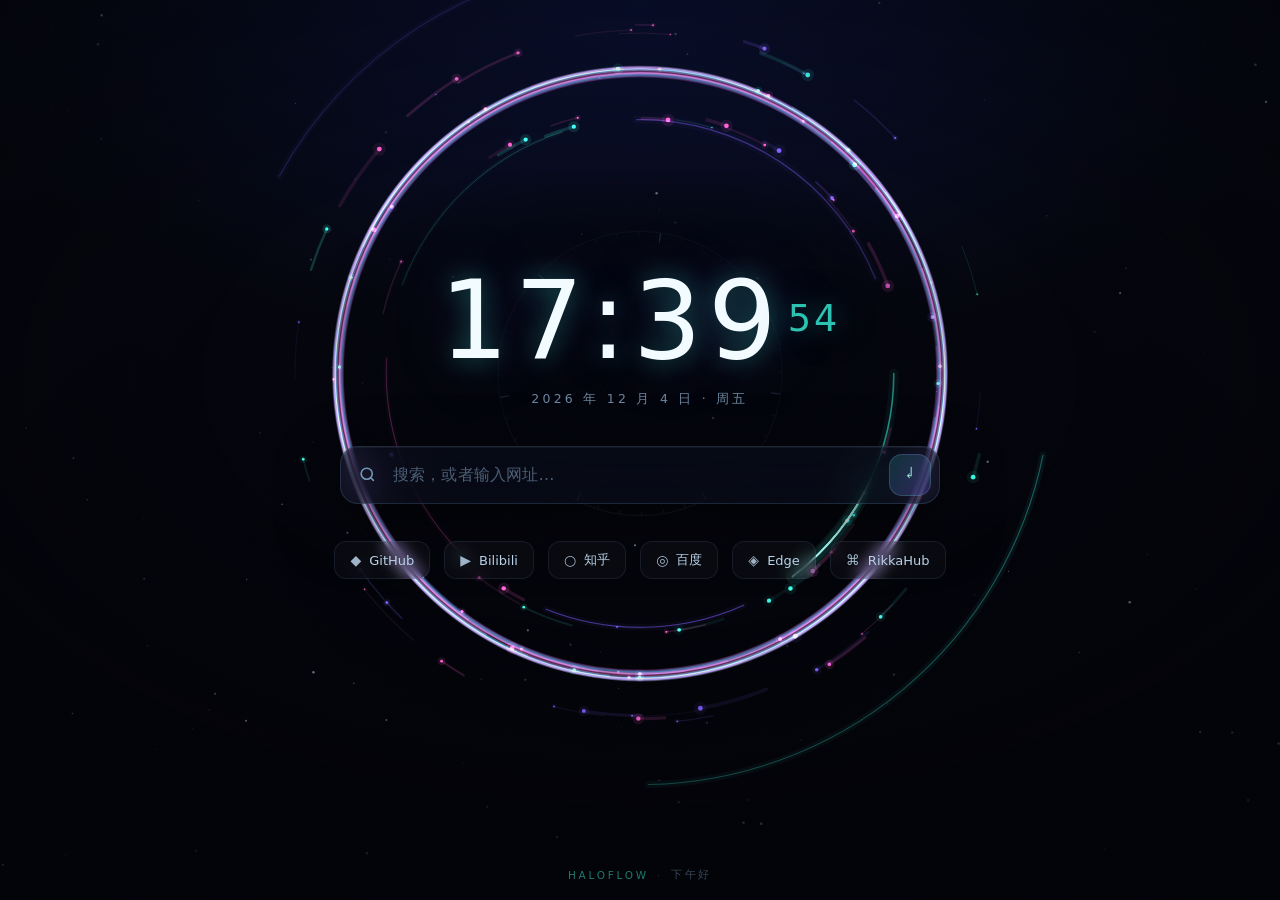
<file: extension/newtab.html>
<!DOCTYPE html>
<html lang="zh-CN">
<head>
<meta charset="utf-8" />
<meta name="viewport" content="width=device-width, initial-scale=1, viewport-fit=cover" />
<title>HaloFlow</title>
<link rel="stylesheet" href="newtab.css" />
</head>
<body>
  <canvas id="scene"></canvas>
  <div class="vignette"></div>

  <main class="stage">
    <section class="clock-wrap">
      <div class="clock" id="clock">--:--</div>
      <div class="date" id="date">—</div>
    </section>

    <form class="search" id="searchForm" autocomplete="off">
      <span class="search-ico" aria-hidden="true">
        <svg viewBox="0 0 24 24" fill="none" stroke="currentColor" stroke-width="2">
          <circle cx="11" cy="11" r="7"></circle><path d="M20 20l-3.5-3.5"></path>
        </svg>
      </span>
      <input id="q" type="search" placeholder="搜索，或者输入网址…" spellcheck="false" />
      <button type="submit" class="go" aria-label="搜索">↵</button>
    </form>

    <nav class="links" id="links"></nav>
  </main>

  <footer class="foot">
    <span class="brand">HALOFLOW</span>
    <span class="dot">·</span>
    <span id="greet">你好</span>
  </footer>

  <script src="newtab.js"></script>
</body>
</html>
</file>
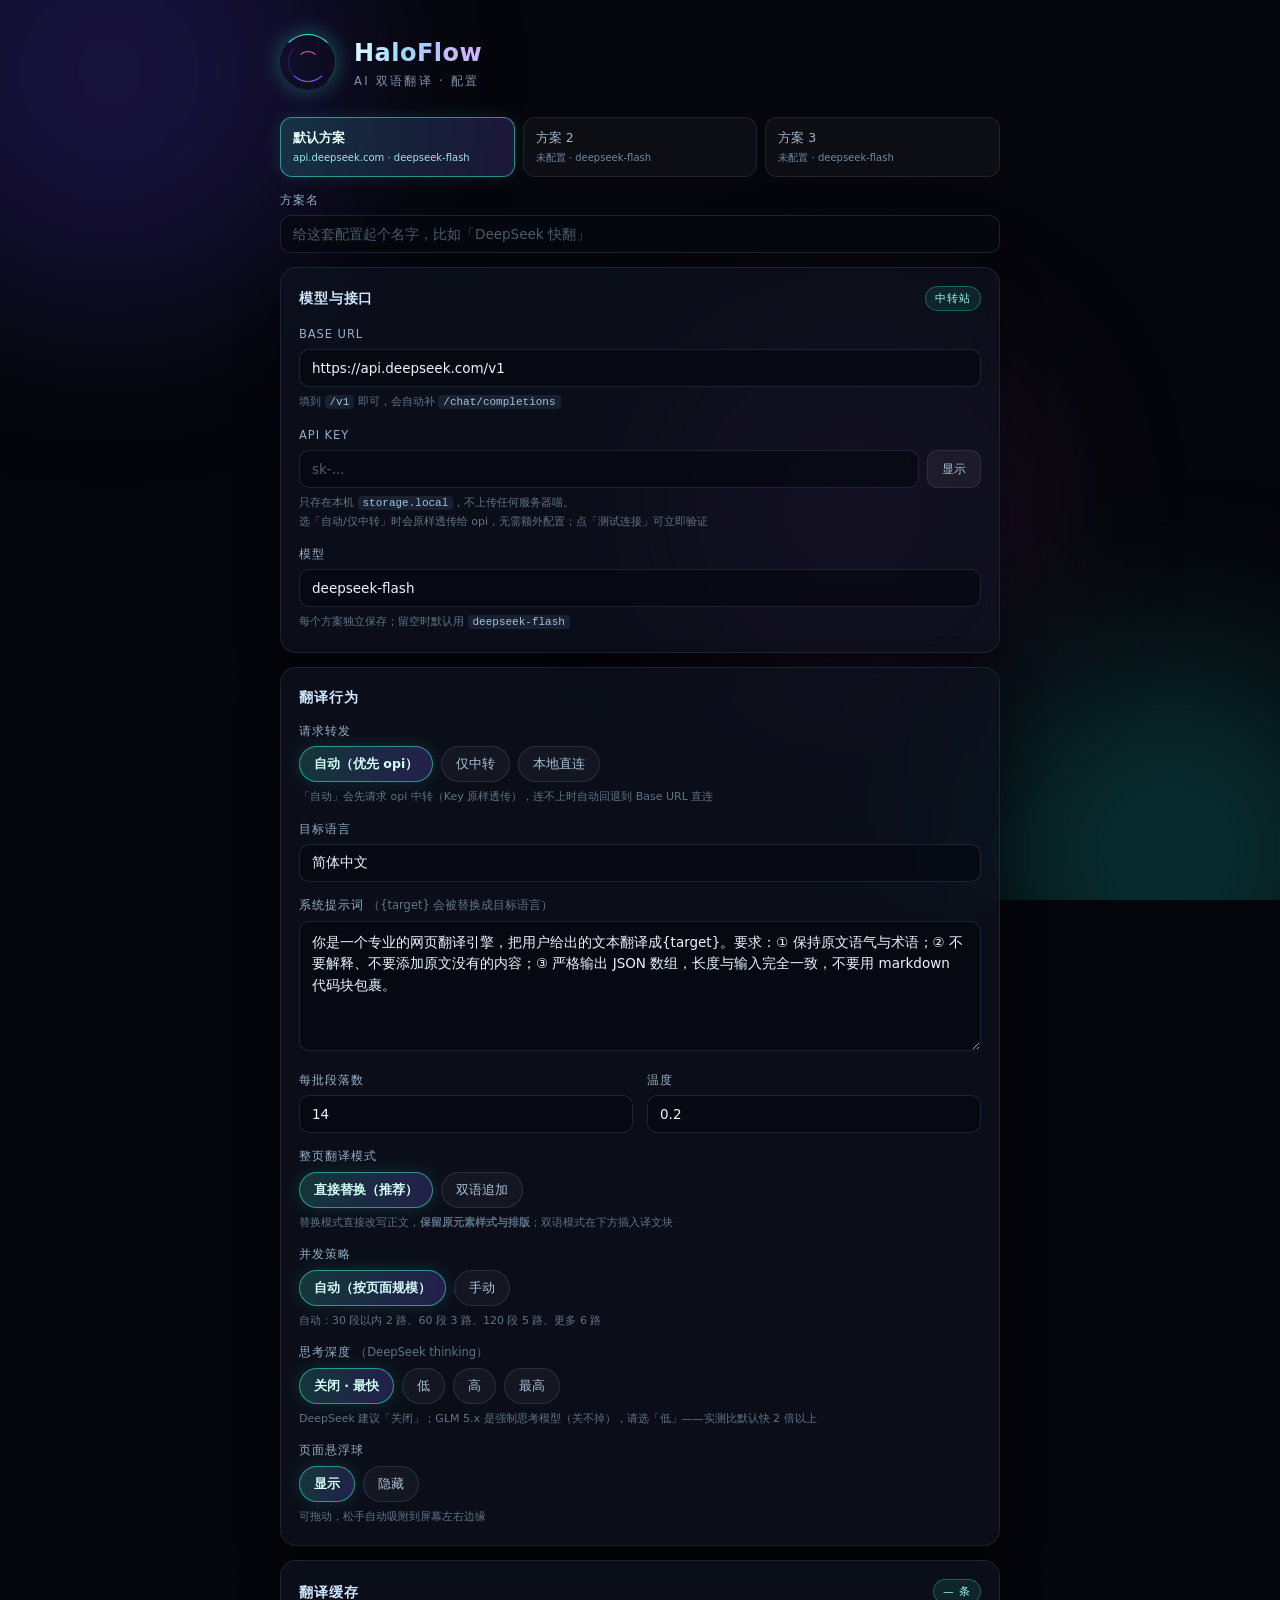
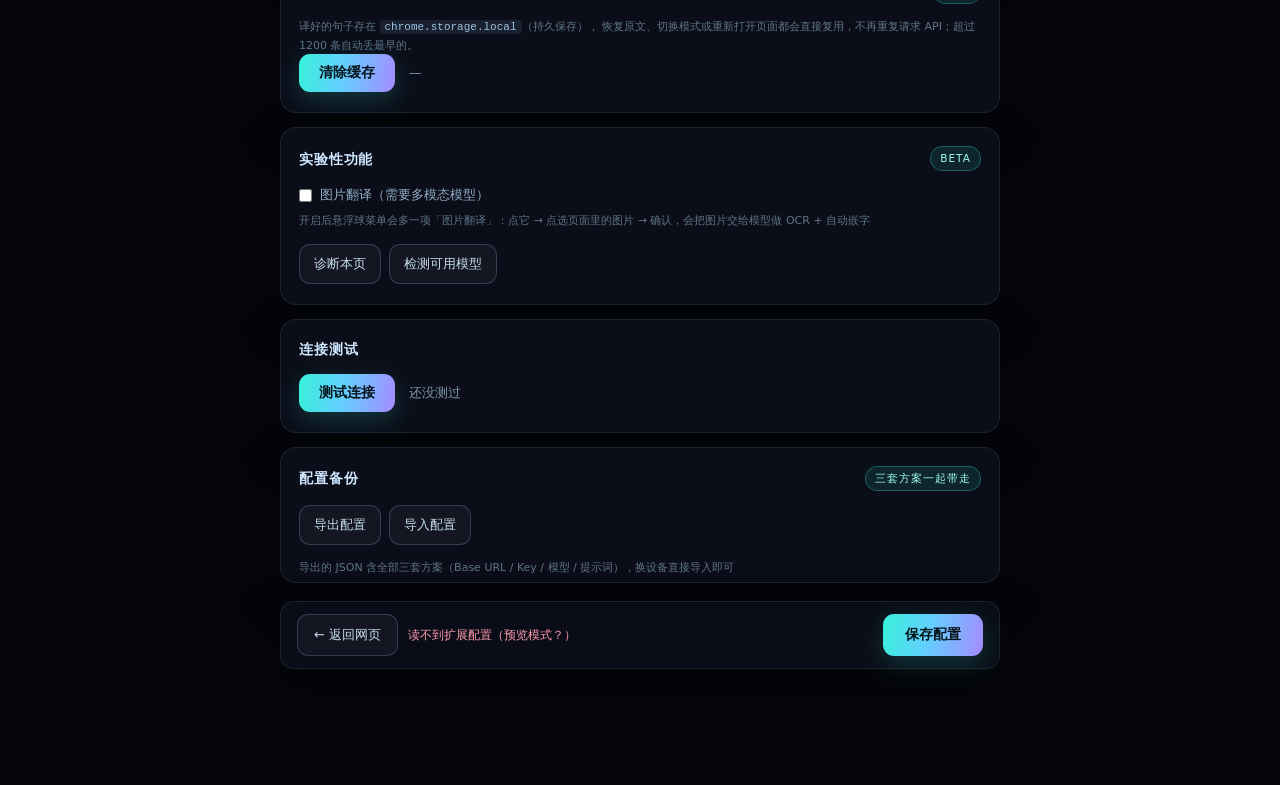
<file: extension/options.html>
<!DOCTYPE html>
<html lang="zh-CN">
<head>
<meta charset="utf-8" />
<meta name="viewport" content="width=device-width, initial-scale=1" />
<title>HaloFlow · 设置</title>
<link rel="stylesheet" href="options.css" />
</head>
<body>
<div class="bg"><span></span><span></span><span></span></div>

<main class="shell">
  <header class="hero">
    <div class="hero-ring"><i></i><i></i><i></i></div>
    <div>
      <h1>HaloFlow</h1>
      <p>AI 双语翻译 · 配置</p>
    </div>
  </header>

  <div class="profiles" id="profiles"></div>

  <div class="field">
    <label for="pname">方案名</label>
    <input id="pname" type="text" spellcheck="false" placeholder="给这套配置起个名字，比如「DeepSeek 快翻」" />
  </div>

  <section class="card">
    <div class="card-hd">
      <h2>模型与接口</h2>
      <span class="badge" id="badgeProvider">中转站</span>
    </div>

    <div class="field">
      <label for="baseUrl">Base URL</label>
      <input id="baseUrl" type="text" spellcheck="false" placeholder="https://api.deepseek.com/v1" />
      <p class="tip">填到 <code>/v1</code> 即可，会自动补 <code>/chat/completions</code></p>
    </div>

    <div class="field">
      <label for="apiKey">API Key</label>
      <div class="input-row">
        <input id="apiKey" type="password" spellcheck="false" placeholder="sk-..." autocomplete="off" />
        <button class="mini" id="btnEye" type="button">显示</button>
      </div>
      <p class="tip">只存在本机 <code>storage.local</code>，不上传任何服务器喵。<br>
        选「自动/仅中转」时会原样透传给 opi，无需额外配置；点「测试连接」可立即验证</p>
    </div>

    <div class="field">
      <label for="model">模型</label>
      <input id="model" type="text" list="modelList" spellcheck="false" placeholder="deepseek-flash" value="deepseek-flash" />
      <datalist id="modelList">
        <option value="deepseek-flash"></option>
        <option value="deepseek-v4-pro"></option>
      </datalist>
      <p class="tip">每个方案独立保存；留空时默认用 <code>deepseek-flash</code></p>
    </div>
  </section>

  <section class="card">
    <div class="card-hd"><h2>翻译行为</h2></div>

    <div class="field">
      <label>请求转发</label>
      <div class="chips" id="forwardChips">
        <div class="chip" data-fwd="auto">自动（优先 opi）</div>
        <div class="chip" data-fwd="relay">仅中转</div>
        <div class="chip" data-fwd="direct">本地直连</div>
      </div>
      <p class="tip">「自动」会先请求 opi 中转（Key 原样透传），连不上时自动回退到 Base URL 直连</p>
    </div>

    <div class="field">
      <label for="targetLang">目标语言</label>
      <input id="targetLang" type="text" placeholder="简体中文" />
    </div>

    <div class="field">
      <label for="systemPrompt">系统提示词 <span class="muted">（{target} 会被替换成目标语言）</span></label>
      <textarea id="systemPrompt" rows="5" spellcheck="false"></textarea>
    </div>

    <div class="grid2">
      <div class="field">
        <label for="pageChunkSize">每批段落数</label>
        <input id="pageChunkSize" type="number" min="10" max="60" value="14" />
      </div>
      <div class="field">
        <label for="temperature">温度</label>
        <input id="temperature" type="number" min="0" max="2" step="0.1" />
      </div>
    </div>

    <div class="field">
      <label>整页翻译模式</label>
      <div class="chips" id="modeChips">
        <div class="chip" data-mode="replace">直接替换（推荐）</div>
        <div class="chip" data-mode="both">双语追加</div>
      </div>
      <p class="tip">替换模式直接改写正文，<b>保留原元素样式与排版</b>；双语模式在下方插入译文块</p>
    </div>

    <div class="field">
      <label>并发策略</label>
      <div class="chips" id="concChips">
        <div class="chip" data-conc="auto">自动（按页面规模）</div>
        <div class="chip" data-conc="manual">手动</div>
      </div>
      <p class="tip" id="concTip">自动：30 段以内 2 路、60 段 3 路、120 段 5 路、更多 6 路</p>
    </div>

    <div class="field" id="manualConcWrap" style="display:none">
      <label for="maxConcurrency">手动并发数 <span class="muted">（1–8）</span></label>
      <input id="maxConcurrency" type="number" min="1" max="8" value="4" />
      <p class="tip">短文本与长文本各占一半；设太高可能触发 API 限流</p>
    </div>

    <div class="field">
      <label>思考深度 <span class="muted">（DeepSeek thinking）</span></label>
      <div class="chips" id="effortChips">
        <div class="chip" data-effort="off">关闭 · 最快</div>
        <div class="chip" data-effort="low">低</div>
        <div class="chip" data-effort="high">高</div>
        <div class="chip" data-effort="max">最高</div>
      </div>
      <p class="tip">DeepSeek 建议「关闭」；GLM 5.x 是强制思考模型（关不掉），请选「低」——实测比默认快 2 倍以上</p>
    </div>

    <div class="field">
      <label>页面悬浮球</label>
      <div class="chips" id="ballChips">
        <div class="chip" data-ball="1">显示</div>
        <div class="chip" data-ball="0">隐藏</div>
      </div>
      <p class="tip">可拖动，松手自动吸附到屏幕左右边缘</p>
    </div>
  </section>

  <section class="card">
    <div class="card-hd">
      <h2>翻译缓存</h2>
      <span class="badge" id="cacheBadge">— 条</span>
    </div>
    <p class="tip">
      译好的句子存在 <code>chrome.storage.local</code>（持久保存），
      恢复原文、切换模式或重新打开页面都会直接复用，不再重复请求 API；超过 1200 条自动丢最早的。
    </p>
    <div class="test-row">
      <button class="primary" id="btnClearCache">清除缓存</button>
      <span id="cacheOut" class="test-out">—</span>
    </div>
  </section>

  <section class="card">
    <div class="card-hd"><h2>实验性功能</h2><span class="badge">beta</span></div>
    <div class="field">
      <label style="display:flex;align-items:center;gap:8px;text-transform:none;letter-spacing:0;font-size:13px">
        <input id="expImg" type="checkbox" style="width:auto;padding:0" /> 图片翻译（需要多模态模型）
      </label>
      <p class="tip">开启后悬浮球菜单会多一项「图片翻译」：点它 → 点选页面里的图片 → 确认，会把图片交给模型做 OCR + 自动嵌字</p>
    </div>
    <div class="field" style="display:flex;gap:8px;flex-wrap:wrap;align-items:center">
      <button class="ghost" id="btnDiag" style="padding:10px 14px;border-radius:11px;border:1px solid rgba(120,160,210,.28);background:rgba(255,255,255,.04);color:#c6dcee;cursor:pointer;font-family:inherit;font-size:13px">诊断本页</button>
      <button class="ghost" id="btnModels" style="padding:10px 14px;border-radius:11px;border:1px solid rgba(120,160,210,.28);background:rgba(255,255,255,.04);color:#c6dcee;cursor:pointer;font-family:inherit;font-size:13px">检测可用模型</button>
      <span id="modelsOut" class="tip" style="flex:1;min-width:160px"></span>
    </div>
    <pre id="diagOut" style="display:none;white-space:pre-wrap;word-break:break-all;font-size:11.5px;line-height:1.5;max-height:240px;overflow:auto;margin-top:8px;padding:10px;border-radius:10px;background:rgba(255,255,255,.04);border:1px solid rgba(120,160,210,.2);color:#c6dcee"></pre>
  </section>

  <section class="card">
    <div class="card-hd"><h2>连接测试</h2></div>
    <div class="test-row">
      <button class="primary" id="btnTest">测试连接</button>
      <span id="testOut" class="test-out">还没测过</span>
    </div>
  </section>

  <section class="card">
    <div class="card-hd"><h2>配置备份</h2><span class="badge">三套方案一起带走</span></div>
    <div class="field" style="display:flex;gap:8px;flex-wrap:wrap">
      <button class="ghost" id="btnExport" style="padding:10px 14px;border-radius:11px;border:1px solid rgba(120,160,210,.28);background:rgba(255,255,255,.04);color:#c6dcee;cursor:pointer;font-family:inherit;font-size:13px">导出配置</button>
      <button class="ghost" id="btnImport" style="padding:10px 14px;border-radius:11px;border:1px solid rgba(120,160,210,.28);background:rgba(255,255,255,.04);color:#c6dcee;cursor:pointer;font-family:inherit;font-size:13px">导入配置</button>
      <input id="importFile" type="file" accept=".json,application/json" style="display:none" />
    </div>
    <p class="tip">导出的 JSON 含全部三套方案（Base URL / Key / 模型 / 提示词），换设备直接导入即可</p>
  </section>

  <footer class="bar">
    <button class="ghost" id="btnBack" style="padding:11px 16px;border-radius:11px;border:1px solid rgba(120,160,210,.28);background:rgba(255,255,255,.04);color:#c6dcee;cursor:pointer;font-family:inherit;font-size:13px;white-space:nowrap;flex:0 0 auto">← 返回网页</button>
    <span id="saveHint" class="save-hint">改动会自动保存</span>
    <button class="primary big" id="btnSave">保存配置</button>
  </footer>
</main>

<script src="options.js"></script>
</body>
</html>
</file>
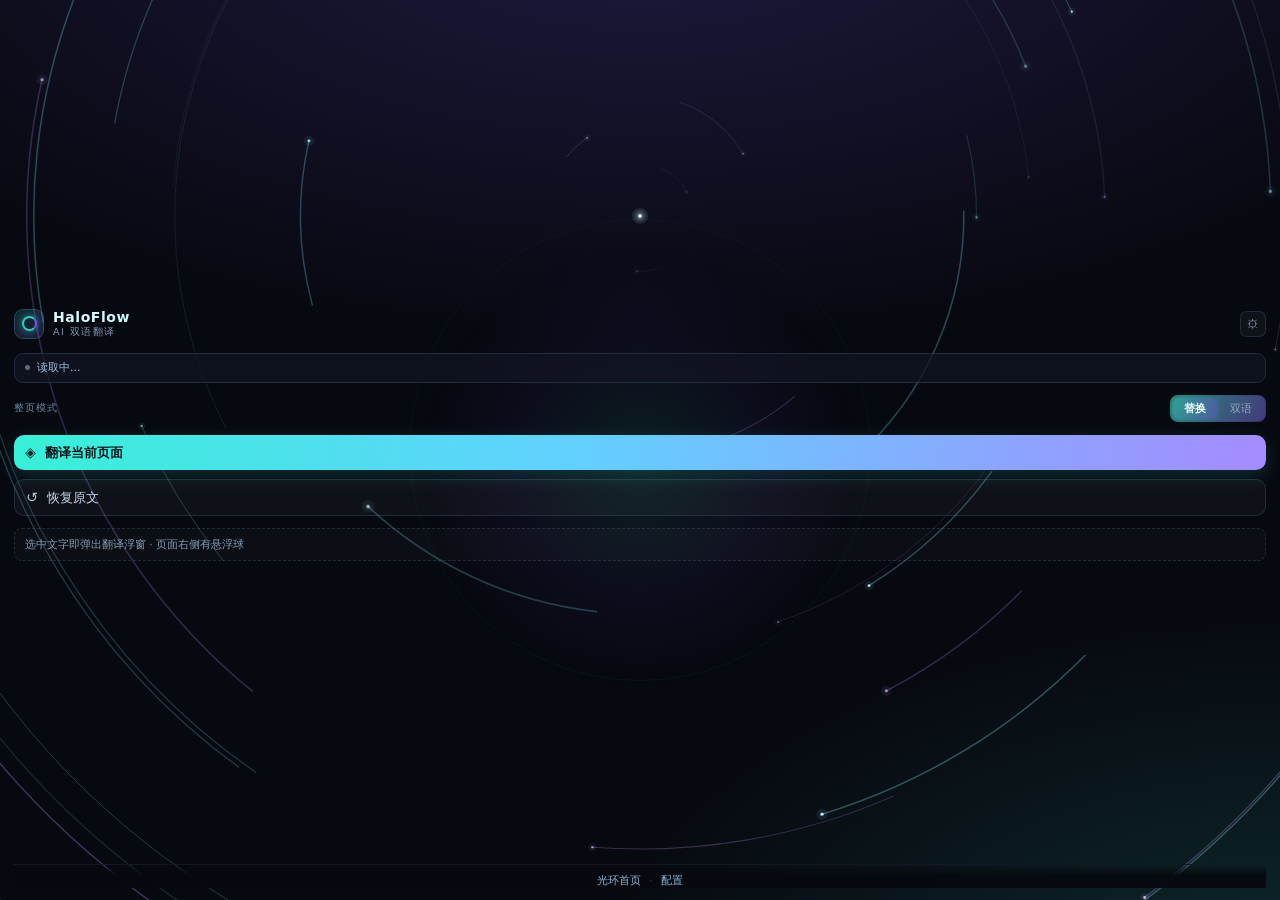
<file: extension/popup.html>
<!DOCTYPE html>
<html lang="zh-CN">
<head>
<meta charset="utf-8" />
<meta name="viewport" content="width=device-width, initial-scale=1" />
<title>HaloFlow</title>
<link rel="stylesheet" href="popup.css" />
</head>
<body>
  <canvas id="sky" aria-hidden="true"></canvas>
  <div class="wrap">
    <header class="hd">
      <div class="logo"><span class="ring"></span></div>
      <div class="titles">
        <h1>HaloFlow</h1>
        <p>AI 双语翻译</p>
      </div>
      <button id="btnSettings" class="icon-btn" title="设置">⚙</button>
    </header>

    <div id="statusBar" class="status">
      <span class="dot"></span>
      <span id="statusText">读取中…</span>
    </div>

    <div class="mode-row">
      <span class="mode-label">整页模式</span>
      <div class="seg" id="modeSeg">
        <button data-mode="replace" class="on">替换</button>
        <button data-mode="both">双语</button>
      </div>
    </div>

    <div class="actions">
      <button id="btnPage" class="primary">
        <span class="ico">◈</span>
        <span class="lbl">翻译当前页面</span>
      </button>
      <button id="btnRestore" class="ghost">
        <span class="ico">↺</span>
        <span class="lbl">恢复原文</span>
      </button>
    </div>

    <div class="hint">
      选中文字即弹出翻译浮窗 · 页面右侧有悬浮球
    </div>

    <footer class="ft">
      <a href="#" id="linkNewtab">光环首页</a>
      <span class="sep">·</span>
      <a href="#" id="linkOptions">配置</a>
    </footer>
  </div>
  <script src="popup.js"></script>
</body>
</html>
</file>
<file: docs/meow/band/style.css>
:root{
  --mint:#7bffe6; --pink:#ff9ec4; --gold:#ffe27a; --lav:#b6a6ff; --orange:#ffb066;
  --ink:#f4f1ff; --dim:rgba(244,241,255,.6); --line:rgba(255,255,255,.13);
  --l0:#ffb066; --l1:#b6a6ff; --l2:#7bffe6; --l3:#ff9ec4;
}
*{margin:0;padding:0;box-sizing:border-box;-webkit-tap-highlight-color:transparent}
html,body{height:100%;overflow:hidden;background:#05040c;touch-action:none;overscroll-behavior:none}
body{font-family:-apple-system,BlinkMacSystemFont,"PingFang SC","HarmonyOS Sans SC","Noto Sans CJK SC",system-ui,sans-serif;color:var(--ink);user-select:none;-webkit-user-select:none}
#app{position:fixed;inset:0;overflow:hidden;background:radial-gradient(ellipse at 50% 20%,#141033,#07060f 68%)}
#stage{display:block;width:100%;height:100%;touch-action:none}
#vignette{position:absolute;inset:0;pointer-events:none;z-index:2;background:radial-gradient(ellipse at 50% 45%,transparent 38%,rgba(4,3,12,.42) 78%,rgba(4,3,12,.78) 100%)}

/* HUD */
#hud{position:absolute;inset:0;z-index:3;pointer-events:none;padding:max(10px,env(safe-area-inset-top)) 12px max(10px,env(safe-area-inset-bottom));display:flex;flex-direction:column;gap:8px}
.top{display:flex;justify-content:space-between;align-items:flex-start;gap:10px}
.scoreBox{background:linear-gradient(180deg,rgba(20,18,44,.8),rgba(9,8,22,.6));border:1px solid var(--line);border-radius:15px;padding:7px 12px 8px;min-width:104px;backdrop-filter:blur(14px);box-shadow:0 10px 30px rgba(0,0,0,.35)}
.scoreBox small{display:block;font:800 8px/1 ui-monospace,Menlo,monospace;letter-spacing:.22em;color:rgba(244,241,255,.45)}
.scoreBox b{display:block;font:900 23px/1.1 ui-monospace,SFMono-Regular,Menlo,monospace;color:var(--mint);text-shadow:0 0 20px rgba(123,255,230,.35);margin-top:2px;font-variant-numeric:tabular-nums}
.scoreBox i{display:block;font:700 8.5px/1.4 ui-monospace,Menlo,monospace;font-style:normal;color:rgba(244,241,255,.4);letter-spacing:.08em}
.topRight{display:flex;flex-direction:column;align-items:flex-end;gap:6px}
.teamStrip{display:flex;gap:4px;flex-wrap:wrap;justify-content:flex-end;max-width:230px}
.tchip{display:flex;align-items:center;gap:4px;padding:4px 7px;border-radius:8px;background:rgba(12,10,28,.7);border:1px solid rgba(255,255,255,.08);font:700 8.5px/1 -apple-system,"PingFang SC",sans-serif;color:rgba(244,241,255,.65);backdrop-filter:blur(8px)}
.tchip i{width:6px;height:6px;border-radius:50%;display:block;box-shadow:0 0 8px currentColor}
.tchip b{font-weight:900;color:rgba(244,241,255,.9);font-variant-numeric:tabular-nums}
.tchip.off{opacity:.35}
.icons{display:flex;gap:5px;pointer-events:auto}
.iconBtn{width:30px;height:30px;display:grid;place-items:center;border-radius:10px;border:1px solid var(--line);background:rgba(14,12,30,.66);color:rgba(244,241,255,.66);font:800 11px/1 ui-monospace,Menlo,monospace;cursor:pointer;text-decoration:none;backdrop-filter:blur(10px);transition:.18s}
.iconBtn:active{transform:scale(.92);background:rgba(255,255,255,.12)}
.iconBtn.on{color:var(--mint);border-color:rgba(123,255,230,.4)}

/* 合奏槽 */
.gaugeBox{margin:2px auto 0;width:min(78%,420px);pointer-events:none;opacity:.95}
.gaugeHead{display:flex;justify-content:space-between;align-items:baseline;font:800 8px/1 ui-monospace,Menlo,monospace;letter-spacing:.18em;color:rgba(244,241,255,.42);margin-bottom:3px}
.gaugeHead b{font-size:10px;color:var(--gold)}
.gaugeBar{position:relative;height:5px;border-radius:3px;background:rgba(255,255,255,.1);overflow:hidden;border:1px solid rgba(255,255,255,.08)}
.gaugeBar i{display:block;height:100%;width:50%;border-radius:3px;background:linear-gradient(90deg,#7bffe6,#ffe27a);box-shadow:0 0 14px rgba(255,226,122,.5);transition:width .18s}
.gaugeBar u{position:absolute;top:-2px;bottom:-2px;left:50%;width:1px;background:rgba(255,255,255,.35)}
.gaugeBox.fever .gaugeHead b{color:#fff;text-shadow:0 0 10px #ffe27a}
.gaugeBox.bad .gaugeBar i{background:linear-gradient(90deg,#ff5f8f,#b06bff)}

/* combo */
.combo{position:absolute;left:0;right:0;top:34%;text-align:center;opacity:0;transform:scale(.9);transition:opacity .18s,transform .18s;pointer-events:none}
.combo.on{opacity:1;transform:scale(1)}
.combo b{display:block;font:900 54px/1 ui-monospace,Menlo,monospace;letter-spacing:-.04em;color:#fff;text-shadow:0 0 34px rgba(123,255,230,.6),0 4px 0 rgba(0,0,0,.25)}
.combo span{display:block;font:800 9px/1 ui-monospace,Menlo,monospace;letter-spacing:.4em;color:rgba(255,255,255,.45);margin-top:6px}
.combo.hot b{color:var(--gold);text-shadow:0 0 40px rgba(255,226,122,.75)}

/* 倒计时 */
.countdown{position:absolute;inset:0;z-index:8;display:flex;flex-direction:column;align-items:center;justify-content:center;gap:10px;pointer-events:none;background:radial-gradient(circle at 50% 50%,rgba(20,16,50,.55),rgba(4,3,12,.82))}
.countdown.hide{display:none}
.countdown span{font:900 96px/1 ui-monospace,Menlo,monospace;color:#fff;text-shadow:0 0 50px rgba(123,255,230,.65);animation:pop .5s ease}
.countdown small{font:800 11px/1 ui-monospace,Menlo,monospace;letter-spacing:.3em;color:rgba(244,241,255,.55)}
@keyframes pop{from{transform:scale(.6);opacity:0}to{transform:scale(1);opacity:1}}

.toast{position:absolute;left:50%;bottom:24%;transform:translate(-50%,8px);z-index:9;padding:9px 14px;border-radius:10px;background:rgba(10,8,24,.9);border:1px solid rgba(255,226,122,.28);color:#ffe6a3;font:800 11px/1 -apple-system,"PingFang SC",sans-serif;letter-spacing:.06em;opacity:0;pointer-events:none;transition:.22s;white-space:nowrap}
.toast.on{opacity:1;transform:translate(-50%,0)}

/* 屏幕 */
.screen{position:absolute;inset:0;z-index:10;display:flex;align-items:center;justify-content:center;padding:max(14px,env(safe-area-inset-top)) 14px max(14px,env(safe-area-inset-bottom));background:radial-gradient(ellipse at 50% 28%,rgba(24,16,56,.86),rgba(4,3,10,.95));backdrop-filter:blur(10px);overflow-y:auto}
.screen.hide{display:none}
.screen.show{animation:fade .28s ease both}
@keyframes fade{from{opacity:0}to{opacity:1}}
.panel{width:100%;max-width:400px;text-align:center;background:linear-gradient(168deg,rgba(255,255,255,.075),rgba(255,255,255,.02) 48%,rgba(255,255,255,.05));border:1px solid rgba(255,255,255,.14);border-radius:26px;padding:22px 20px 18px;box-shadow:0 40px 90px -40px #000,inset 0 1px 0 rgba(255,255,255,.18);position:relative}
.panel.small{max-width:330px}
.panel::before{content:"";position:absolute;inset:-1px;border-radius:inherit;padding:1px;pointer-events:none;background:linear-gradient(160deg,rgba(123,255,230,.45),transparent 34%,transparent 62%,rgba(255,158,196,.4));-webkit-mask:linear-gradient(#000 0 0) content-box,linear-gradient(#000 0 0);-webkit-mask-composite:xor;mask-composite:exclude;opacity:.6}
.tag{font:800 8.5px/1 ui-monospace,Menlo,monospace;letter-spacing:.32em;color:rgba(244,241,255,.4);margin-bottom:12px}
h1{font-size:clamp(34px,10vw,46px);line-height:1;letter-spacing:-.045em;font-weight:900;text-shadow:0 14px 40px rgba(120,80,255,.35)}
h1 span{background:linear-gradient(100deg,#8affea,#b6a6ff 45%,#ff9ec4);-webkit-background-clip:text;background-clip:text;color:transparent;filter:drop-shadow(0 0 24px rgba(182,166,255,.35))}
h2{font-size:22px;letter-spacing:-.02em;font-weight:900;margin-bottom:10px}
.lead{margin-top:11px;font-size:11.5px;line-height:1.8;color:var(--dim)}

.songs{display:flex;flex-direction:column;gap:6px;margin:16px 0 12px}
.song{display:flex;align-items:center;gap:9px;padding:9px 10px;border-radius:12px;border:1px solid rgba(255,255,255,.08);background:rgba(255,255,255,.04);cursor:pointer;text-align:left;transition:.18s}
.song.on{border-color:rgba(123,255,230,.45);background:rgba(123,255,230,.09);box-shadow:0 0 0 1px rgba(123,255,230,.15) inset}
.song i{flex:0 0 6px;width:6px;height:26px;border-radius:3px;background:var(--c,#7bffe6);box-shadow:0 0 12px var(--c,#7bffe6)}
.song div{flex:1;min-width:0}
.song b{display:block;font-size:11.5px;font-weight:800;letter-spacing:.02em;white-space:nowrap;overflow:hidden;text-overflow:ellipsis}
.song small{display:block;font:700 8px/1.4 ui-monospace,Menlo,monospace;letter-spacing:.1em;color:rgba(244,241,255,.35);margin-top:2px}
.song u{flex:0 0 auto;font:800 8px/1 ui-monospace,Menlo,monospace;letter-spacing:.08em;color:rgba(244,241,255,.35);text-decoration:none}
.songs.small .song{padding:7px 9px}
.songs.small .song b{font-size:10.5px}

.diffRow{display:flex;gap:6px;margin-bottom:12px}
.diffRow button{flex:1;padding:9px 4px;border-radius:10px;border:1px solid rgba(255,255,255,.1);background:rgba(255,255,255,.04);color:rgba(244,241,255,.55);font:800 10.5px/1 -apple-system,"PingFang SC",sans-serif;letter-spacing:.08em;cursor:pointer;transition:.18s}
.diffRow button.on{border-color:rgba(255,226,122,.45);background:rgba(255,226,122,.12);color:#ffe6a3;box-shadow:0 0 18px -6px rgba(255,226,122,.5)}

.btn{display:block;width:100%;padding:13px 14px;border-radius:13px;border:1px solid rgba(123,255,230,.32);background:linear-gradient(180deg,rgba(123,255,230,.22),rgba(123,255,230,.07));color:#eafffb;font-size:12px;font-weight:900;letter-spacing:.24em;cursor:pointer;box-shadow:0 10px 30px -14px rgba(123,255,230,.55),inset 0 1px 0 rgba(255,255,255,.22);transition:.18s;text-decoration:none;text-align:center;margin-top:8px}
.btn:hover{background:linear-gradient(180deg,rgba(123,255,230,.3),rgba(123,255,230,.1))}
.btn:active{transform:translateY(1px) scale(.995)}
.btn.ghost{background:rgba(255,255,255,.05);border-color:rgba(255,255,255,.14);color:rgba(244,241,255,.72);box-shadow:none;letter-spacing:.18em}
.btn.ghost small{font:800 9px/1 ui-monospace,Menlo,monospace;color:var(--gold);margin-left:6px;letter-spacing:.06em}
.btn:disabled{opacity:.4;cursor:default}
.footNote{margin-top:11px;font-size:8.5px;color:rgba(244,241,255,.25);letter-spacing:.04em}

.nameRow{display:flex;gap:6px;margin-bottom:10px}
.nameRow input{flex:1;min-width:0;padding:10px 11px;border-radius:10px;border:1px solid rgba(255,255,255,.12);background:rgba(255,255,255,.05);color:var(--ink);font-size:12px;outline:none}
.nameRow input:focus{border-color:rgba(123,255,230,.45)}
.mini{padding:0 12px;border-radius:10px;border:1px solid rgba(255,255,255,.12);background:rgba(255,255,255,.05);color:rgba(244,241,255,.65);font:800 10px/1 -apple-system,"PingFang SC",sans-serif;cursor:pointer}

.players{display:flex;flex-direction:column;gap:4px;margin:8px 0;min-height:34px}
.prow{display:flex;align-items:center;gap:7px;padding:6px 9px;border-radius:9px;background:rgba(255,255,255,.035);border:1px solid rgba(255,255,255,.06);font-size:10.5px}
.prow i{width:6px;height:6px;border-radius:50%;background:var(--c,#7bffe6);box-shadow:0 0 8px var(--c,#7bffe6)}
.prow b{font-weight:800}
.prow span{margin-left:auto;font:700 8.5px/1 ui-monospace,Menlo,monospace;letter-spacing:.08em;color:rgba(244,241,255,.4)}
.prow.ready span{color:var(--mint)}
.prow.off{opacity:.4}
.lobbyMsg{font-size:9.5px;color:rgba(244,241,255,.38);min-height:16px;letter-spacing:.04em}

.rank{font:900 68px/1 ui-monospace,Menlo,monospace;letter-spacing:-.04em;background:linear-gradient(120deg,#8affea,#ffe27a 60%,#ff9ec4);-webkit-background-clip:text;background-clip:text;color:transparent;filter:drop-shadow(0 0 30px rgba(255,226,122,.35));margin:2px 0 6px}
.resultGrid{display:grid;grid-template-columns:1fr 1fr;gap:7px;margin:12px 0 10px}
.resultGrid div{padding:9px 8px;border-radius:11px;background:rgba(255,255,255,.04);border:1px solid rgba(255,255,255,.07)}
.resultGrid small{display:block;font:700 7.5px/1 ui-monospace,Menlo,monospace;letter-spacing:.16em;color:rgba(244,241,255,.36);margin-bottom:5px}
.resultGrid b{font:900 18px/1 ui-monospace,Menlo,monospace;color:var(--mint);font-variant-numeric:tabular-nums}
.resultPlayers{display:flex;flex-direction:column;gap:3px;margin-bottom:8px}
.resultPlayers div{display:flex;justify-content:space-between;font:700 9.5px/1.6 ui-monospace,Menlo,monospace;color:rgba(244,241,255,.5);padding:3px 6px;border-radius:6px;background:rgba(255,255,255,.03)}

.calibDot{width:74px;height:74px;margin:16px auto;border-radius:50%;background:radial-gradient(circle at 40% 35%,rgba(123,255,230,.5),rgba(123,255,230,.06) 70%);border:1px solid rgba(123,255,230,.4);transition:transform .08s,box-shadow .15s}
.calibDot.on{transform:scale(1.18);box-shadow:0 0 40px rgba(123,255,230,.6)}
.calibTap{padding:20px 14px;letter-spacing:.3em}
.calibInfo{display:flex;justify-content:space-between;margin-top:10px;font:800 10px/1 ui-monospace,Menlo,monospace;color:rgba(244,241,255,.45)}
.calibInfo b{color:var(--gold)}

@media (max-width:400px){
  .panel{padding:18px 15px 15px;border-radius:22px}
  .combo b{font-size:46px}
  .scoreBox b{font-size:21px}
}
@media (max-height:660px){
  .lead{display:none}
  .songs{margin:10px 0 8px}
  .rank{font-size:54px}
}
@media (prefers-reduced-motion:reduce){
  .screen.show{animation:none}
  .countdown span{animation:none}
}
</file>
<file: docs/meow/blaster/style.css>
:root{
  --mint:#7bffe6; --pink:#ff9ec4; --gold:#ffe27a; --lav:#b6a6ff;
  --ink:#f4f1ff; --dim:rgba(244,241,255,.6);
  --line:rgba(255,255,255,.13);
}
*{margin:0;padding:0;box-sizing:border-box;-webkit-tap-highlight-color:transparent}
html,body{height:100%;overflow:hidden;background:#05040c;touch-action:none;overscroll-behavior:none}
body{
  font-family:-apple-system,BlinkMacSystemFont,"PingFang SC","HarmonyOS Sans SC","Noto Sans CJK SC",system-ui,sans-serif;
  color:var(--ink);user-select:none;-webkit-user-select:none;
}
#app{position:fixed;inset:0;overflow:hidden;background:#05040c}
#stage{display:block;width:100%;height:100%;touch-action:none}
#vignette{
  position:absolute;inset:0;pointer-events:none;z-index:2;
  background:
    radial-gradient(ellipse at 50% 42%,transparent 34%,rgba(3,2,10,.35) 74%,rgba(3,2,10,.72) 100%),
    linear-gradient(180deg,rgba(5,4,12,.5),transparent 16%,transparent 84%,rgba(5,4,12,.55));
}

/* ---------------- HUD ---------------- */
#hud{position:absolute;inset:0;z-index:3;pointer-events:none;display:flex;flex-direction:column;justify-content:space-between;padding:max(10px,env(safe-area-inset-top)) 12px max(12px,env(safe-area-inset-bottom))}
.hudTop{display:flex;justify-content:space-between;align-items:flex-start;gap:10px}
.scoreBox{
  background:linear-gradient(180deg,rgba(20,18,44,.78),rgba(9,8,22,.62));
  border:1px solid var(--line);border-radius:16px;padding:8px 13px 9px;min-width:104px;
  backdrop-filter:blur(14px);box-shadow:0 10px 30px rgba(0,0,0,.35),inset 0 1px 0 rgba(255,255,255,.1);
}
.scoreBox small{display:block;font:800 8px/1 ui-monospace,Menlo,monospace;letter-spacing:.24em;color:rgba(244,241,255,.45)}
.scoreBox b{display:block;font:900 25px/1.06 ui-monospace,SFMono-Regular,Menlo,monospace;letter-spacing:-.01em;color:var(--mint);font-variant-numeric:tabular-nums;text-shadow:0 0 22px rgba(123,255,230,.4);margin-top:3px}
.scoreBox i{display:block;font:700 8.5px/1.4 ui-monospace,Menlo,monospace;letter-spacing:.12em;color:rgba(244,241,255,.34);font-style:normal}
.rightBox{display:flex;flex-direction:column;align-items:flex-end;gap:7px}
.hearts{display:flex;gap:5px}
.hearts i{
  width:13px;height:13px;display:block;background:var(--pink);
  clip-path:path("M6.5 13 C6.5 13 0 9.1 0 4.8 C0 2.3 1.8 .8 3.6 .8 C5 .8 6 1.7 6.5 2.6 C7 1.7 8 .8 9.4 .8 C11.2 .8 13 2.3 13 4.8 C13 9.1 6.5 13 6.5 13 Z");
  filter:drop-shadow(0 0 7px rgba(255,158,196,.6));transition:opacity .2s,transform .2s;
}
.hearts i.off{opacity:.16;filter:none;transform:scale(.82)}
.icons{display:flex;gap:5px;pointer-events:auto}
.iconBtn{
  width:31px;height:31px;display:grid;place-items:center;border-radius:11px;
  border:1px solid var(--line);background:rgba(14,12,30,.66);color:rgba(244,241,255,.66);
  font:800 11px/1 ui-monospace,Menlo,monospace;cursor:pointer;text-decoration:none;backdrop-filter:blur(10px);
  transition:.18s;
}
.iconBtn:active{transform:scale(.92);background:rgba(255,255,255,.12)}
.iconBtn.on{color:var(--mint);border-color:rgba(123,255,230,.4)}

.hudBottom{display:flex;justify-content:space-between;align-items:flex-end;gap:12px}
.wbox{
  background:linear-gradient(180deg,rgba(20,18,44,.7),rgba(9,8,22,.5));
  border:1px solid rgba(255,255,255,.09);border-radius:15px;padding:8px 12px 9px;min-width:150px;
  backdrop-filter:blur(12px);box-shadow:0 10px 26px rgba(0,0,0,.3)
}
.wrow{display:flex;align-items:baseline;gap:7px}
.wrow b{font-size:11.5px;font-weight:800;letter-spacing:.03em}
.wrow span{font:800 8.5px/1 ui-monospace,Menlo,monospace;letter-spacing:.06em;color:var(--gold);border:1px solid rgba(255,226,122,.28);background:rgba(255,226,122,.1);border-radius:6px;padding:3px 5px}
.ebar{margin-top:6px;height:3px;border-radius:2px;background:rgba(255,255,255,.12);overflow:hidden}
.ebar i{display:block;height:100%;width:0%;border-radius:2px;background:linear-gradient(90deg,var(--mint),#b9fff2);box-shadow:0 0 10px rgba(123,255,230,.7);transition:width .12s linear}
#grazeTxt{margin-top:5px;font:700 8px/1.2 ui-monospace,Menlo,monospace;letter-spacing:.1em;color:rgba(244,241,255,.34)}

.combo{
  font:900 17px/1 ui-monospace,Menlo,monospace;letter-spacing:-.02em;color:var(--gold);
  opacity:0;transform:translateY(6px) scale(.9);transition:.2s cubic-bezier(.2,.9,.2,1);
  text-shadow:0 0 20px rgba(255,226,122,.55);padding-bottom:4px;
}
.combo.on{opacity:1;transform:translateY(0) scale(1)}
.combo.pop{transform:translateY(0) scale(1.22)}

/* ---------------- 喵炮按钮 ---------------- */
.bombBtn{
  position:absolute;right:max(14px,env(safe-area-inset-right));bottom:calc(max(12px,env(safe-area-inset-bottom)) + 58px);
  z-index:4;width:68px;height:68px;border-radius:50%;border:1px solid rgba(255,158,196,.38);
  background:radial-gradient(circle at 38% 30%,rgba(255,158,196,.35),rgba(60,20,48,.72) 62%,rgba(24,8,22,.86));
  color:#fff;cursor:pointer;display:grid;place-items:center;line-height:1;
  box-shadow:0 12px 34px rgba(255,120,180,.22),inset 0 1px 0 rgba(255,255,255,.24);
  backdrop-filter:blur(10px);transition:transform .12s,box-shadow .2s,opacity .2s;
  opacity:0;pointer-events:none;
}
.bombBtn.live{opacity:1;pointer-events:auto}
.bombBtn .bIcon{font-size:19px;font-weight:900;color:#ffd6e6;transform:translateY(-6px);text-shadow:0 0 14px rgba(255,158,196,.7);letter-spacing:.04em}
.bombBtn b{position:absolute;bottom:11px;left:0;right:0;text-align:center;font:900 13px/1 ui-monospace,Menlo,monospace;color:var(--pink)}
.bombBtn:active{transform:scale(.9)}
.bombBtn.empty{opacity:.34}

/* ---------------- 屏幕层 ---------------- */
.screen{
  position:absolute;inset:0;z-index:10;display:flex;align-items:center;justify-content:center;
  padding:max(16px,env(safe-area-inset-top)) 16px max(16px,env(safe-area-inset-bottom));
  background:radial-gradient(ellipse at 50% 30%,rgba(24,16,56,.82),rgba(4,3,10,.94));
  backdrop-filter:blur(10px);overflow-y:auto;
}
.screen.hide{display:none}
.screen.show{animation:fadeUp .32s ease both}
@keyframes fadeUp{from{opacity:0}to{opacity:1}}
.panel{
  width:100%;max-width:398px;text-align:center;
  background:linear-gradient(168deg,rgba(255,255,255,.075),rgba(255,255,255,.02) 48%,rgba(255,255,255,.05));
  border:1px solid rgba(255,255,255,.14);border-radius:26px;padding:24px 22px 20px;
  box-shadow:0 40px 90px -40px #000,inset 0 1px 0 rgba(255,255,255,.18);
  position:relative;
}
.panel::before{
  content:"";position:absolute;inset:-1px;border-radius:inherit;padding:1px;pointer-events:none;
  background:linear-gradient(160deg,rgba(123,255,230,.5),transparent 34%,transparent 62%,rgba(255,158,196,.45));
  -webkit-mask:linear-gradient(#000 0 0) content-box,linear-gradient(#000 0 0);
  -webkit-mask-composite:xor;mask-composite:exclude;opacity:.65;
}
.panel.small{max-width:340px}
.tag{font:800 8.5px/1 ui-monospace,Menlo,monospace;letter-spacing:.34em;color:rgba(244,241,255,.42);margin-bottom:14px}
h1{font-size:clamp(34px,10vw,46px);line-height:1;letter-spacing:-.045em;font-weight:900;text-shadow:0 14px 40px rgba(120,80,255,.35)}
h1 span{
  background:linear-gradient(100deg,#8affea,#ff9ec4 62%,#ffe27a);
  -webkit-background-clip:text;background-clip:text;color:transparent;filter:drop-shadow(0 0 24px rgba(255,158,196,.35));
}
h2{font-size:23px;letter-spacing:-.02em;font-weight:900}
.lead{margin-top:13px;font-size:12px;line-height:1.85;color:var(--dim)}
.legend{display:grid;grid-template-columns:1fr 1fr;gap:7px;margin:18px 0 14px;text-align:left}
.lg{display:grid;grid-template-columns:8px 1fr;grid-template-rows:auto auto;gap:2px 8px;align-items:center;padding:8px 9px;border-radius:11px;background:rgba(255,255,255,.045);border:1px solid rgba(255,255,255,.07)}
.lg i{grid-row:1/3;width:8px;height:8px;border-radius:50%;background:currentColor;box-shadow:0 0 10px currentColor}
.lg b{font-size:10.5px;font-weight:800;letter-spacing:.02em;color:rgba(244,241,255,.9)}
.lg span{font-size:8.5px;line-height:1.3;color:rgba(244,241,255,.42)}
.lg.pulse{color:#7bffe6}.lg.spread{color:#ff9ec4}.lg.laser{color:#ffe27a}.lg.homing{color:#b6a6ff}
.howto{display:flex;flex-direction:column;gap:5px;margin:4px 0 14px;text-align:left}
.howto div{display:flex;align-items:center;gap:8px;font-size:9.5px;color:rgba(244,241,255,.5)}
.howto kbd{flex:0 0 auto;min-width:34px;text-align:center;font:800 8.5px/1 ui-monospace,Menlo,monospace;letter-spacing:.04em;color:rgba(244,241,255,.72);background:rgba(255,255,255,.07);border:1px solid rgba(255,255,255,.12);border-radius:6px;padding:5px 6px}
.bestLine{font:700 9.5px/1 ui-monospace,Menlo,monospace;letter-spacing:.14em;color:rgba(244,241,255,.38);margin-bottom:12px}
.bestLine b{color:var(--gold);font-size:12px;margin-left:4px}
.btn{
  display:block;width:100%;padding:14px 16px;border-radius:14px;border:1px solid rgba(123,255,230,.34);
  background:linear-gradient(180deg,rgba(123,255,230,.24),rgba(123,255,230,.08));
  color:#eafffb;font-size:12.5px;font-weight:900;letter-spacing:.28em;cursor:pointer;
  box-shadow:0 10px 30px -12px rgba(123,255,230,.5),inset 0 1px 0 rgba(255,255,255,.24);
  transition:transform .15s,box-shadow .25s,background .25s;text-decoration:none;text-align:center;
}
.btn:hover{background:linear-gradient(180deg,rgba(123,255,230,.34),rgba(123,255,230,.12));box-shadow:0 14px 38px -12px rgba(123,255,230,.62),inset 0 1px 0 rgba(255,255,255,.3)}
.btn:active{transform:translateY(1px) scale(.99)}
.btn.ghost{background:rgba(255,255,255,.05);border-color:rgba(255,255,255,.14);color:rgba(244,241,255,.72);box-shadow:none;margin-top:8px;letter-spacing:.2em}
.btn.ghost:hover{background:rgba(255,255,255,.1)}
.footNote{margin-top:12px;font-size:8.5px;letter-spacing:.04em;color:rgba(244,241,255,.26)}
.resultGrid{display:grid;grid-template-columns:1fr 1fr;gap:8px;margin:18px 0 14px}
.resultGrid div{padding:11px 8px;border-radius:12px;background:rgba(255,255,255,.045);border:1px solid rgba(255,255,255,.07)}
.resultGrid small{display:block;font:700 8px/1 ui-monospace,Menlo,monospace;letter-spacing:.18em;color:rgba(244,241,255,.38);margin-bottom:6px}
.resultGrid b{font:900 20px/1 ui-monospace,Menlo,monospace;color:var(--mint);font-variant-numeric:tabular-nums}
.resultGrid div:nth-child(2) b{color:var(--gold)}
.newRecord{
  font:900 11px/1 ui-monospace,Menlo,monospace;letter-spacing:.3em;color:#0a1a16;
  background:linear-gradient(100deg,#8affea,#ffe27a);border-radius:8px;padding:8px 10px;margin-bottom:12px;
  animation:blink 1.4s ease-in-out infinite;box-shadow:0 0 30px rgba(255,226,122,.35)
}
@keyframes blink{0%,100%{filter:brightness(1)}50%{filter:brightness(1.28)}}
.newRecord.hide{display:none}
#pauseScr h2{margin-bottom:16px}

.toastB{
  position:absolute;left:50%;bottom:26%;transform:translate(-50%,10px);z-index:5;
  font:800 11px/1 -apple-system,"PingFang SC",sans-serif;letter-spacing:.08em;
  padding:9px 14px;border-radius:10px;background:rgba(10,8,24,.86);border:1px solid rgba(255,226,122,.28);
  color:#ffe6a3;opacity:0;pointer-events:none;transition:.24s;white-space:nowrap;box-shadow:0 14px 34px -14px #000;
}
.toastB.on{opacity:1;transform:translate(-50%,0)}

@media (max-width:400px){
  .scoreBox{padding:7px 10px 8px;min-width:94px}
  .scoreBox b{font-size:22px}
  .panel{padding:20px 17px 17px;border-radius:22px}
  .legend{gap:6px}
  .bombBtn{width:62px;height:62px}
}
@media (max-height:640px){
  .lead{display:none}
  .legend{margin:12px 0 10px}
  .howto{display:none}
}
@media (prefers-reduced-motion:reduce){
  .newRecord{animation:none}
  .screen.show{animation:none}
}
</file>
<file: docs/meow/fish/style.css>
:root{
  --pink:#ff9ec4; --mint:#63d9cf; --gold:#ffd166; --lav:#b49aff;
  --ink:#f6f3ff; --panel:rgba(12,18,40,.72); --line:rgba(255,255,255,.15);
}
*{margin:0;padding:0;box-sizing:border-box;-webkit-tap-highlight-color:transparent}
html,body{height:100%;overflow:hidden;background:#0b1026;touch-action:none;user-select:none;-webkit-user-select:none}
body{font-family:-apple-system,"PingFang SC","Noto Sans CJK SC",system-ui,sans-serif;color:var(--ink);overscroll-behavior:none}
#wrap{position:fixed;inset:0;overflow:hidden}
#wrap::after{content:"";position:absolute;inset:0;z-index:1;pointer-events:none;background:radial-gradient(circle at 50% 42%,transparent 38%,rgba(4,7,18,.18) 72%,rgba(4,7,18,.48) 100%)}
#c{display:block;width:100%;height:100%;touch-action:none}
#ci{position:absolute;inset:0;width:100%;height:100%;pointer-events:none;z-index:2;filter:invert(1) contrast(1.18) saturate(.72);clip-path:circle(0px at 50% 50%);will-change:clip-path}
#gl{position:absolute;inset:0;width:100%;height:100%;pointer-events:none;z-index:2;opacity:0;transition:opacity .08s}

#hud{position:absolute;left:12px;right:12px;top:max(10px,env(safe-area-inset-top));display:flex;justify-content:space-between;gap:8px;pointer-events:none;z-index:3;font-variant-numeric:tabular-nums}
.chip{background:linear-gradient(180deg,rgba(20,29,56,.82),rgba(9,14,30,.74));border:1px solid rgba(255,255,255,.16);border-radius:14px;padding:7px 11px 6px;line-height:1.1;backdrop-filter:blur(12px);min-width:64px;position:relative;overflow:hidden;box-shadow:0 6px 18px rgba(0,0,0,.18)}
.chip::after{content:"";position:absolute;left:10px;right:10px;bottom:0;height:1px;background:linear-gradient(90deg,transparent,rgba(255,255,255,.28),transparent)}
.chip small{display:block;font-size:8px;letter-spacing:.16em;opacity:.62;font-weight:800}
.chip b{font-size:19px;letter-spacing:.02em}
#score{color:var(--mint)}#time{color:var(--gold)}#lives{color:var(--pink);font-size:16px;letter-spacing:2px}
#comboBadge{position:absolute;left:12px;top:74px;z-index:3;font:900 11px/1 -apple-system,"PingFang SC",sans-serif;letter-spacing:.08em;color:var(--gold);background:rgba(10,16,34,.66);border:1px solid rgba(255,209,102,.28);border-radius:9px;padding:5px 8px;opacity:0;transform:translateY(-4px);transition:opacity .15s,transform .15s;pointer-events:none;text-shadow:0 0 10px rgba(255,209,102,.45)}
#comboBadge.on{opacity:1;transform:translateY(0)}
#buffPanel{position:absolute;left:12px;top:104px;z-index:4;display:flex;flex-direction:column;gap:4px;background:rgba(10,16,34,.66);border:1px solid rgba(120,220,255,.25);border-radius:10px;padding:6px 8px;max-width:74vw;pointer-events:none}
#buffPanel.hide{display:none}
.buffHead{font:800 8px/1 -apple-system,"PingFang SC",sans-serif;letter-spacing:.16em;color:var(--gold);opacity:.75}
#effectBadge{display:none;font:800 10px/1.2 -apple-system,"PingFang SC",sans-serif;letter-spacing:.04em;color:#b8fff4;white-space:nowrap;overflow:hidden;text-overflow:ellipsis}
#effectBadge.on{display:block}
#relicBar{display:flex;flex-wrap:wrap;gap:4px}
.relicChip{font:800 9px/1 -apple-system,"PingFang SC",sans-serif;color:#ffe6a3;background:rgba(10,16,34,.7);border:1px solid rgba(255,209,102,.3);border-radius:8px;padding:4px 6px;letter-spacing:.04em}
.guideCard{max-height:90vh;overflow:auto}
.guideList{display:flex;flex-direction:column;gap:8px;margin:10px 0 12px;text-align:left}
.grow{display:flex;gap:8px;align-items:flex-start;background:rgba(255,255,255,.045);border:1px solid rgba(255,255,255,.08);border-radius:11px;padding:8px 9px}
.grow .ic{flex:0 0 26px;width:26px;height:26px;border-radius:50%;display:grid;place-items:center;font:900 11px/1 -apple-system,"PingFang SC",sans-serif;color:#111;background:#fff}
.grow .ic.score{background:#63d9cf;color:#08231f}
.grow .ic.bomb{background:#ff6b6b;color:#2a0808}
.grow .ic.power{background:#ffd166;color:#2a1d00}
.grow .ic.grief{background:#9b7cff;color:#150a2a}
.grow .ic.treasure{background:#ffe6a3;color:#2a1d00}
.grow strong{display:block;font-size:11px;margin-bottom:2px}
.grow span{display:block;font-size:10px;line-height:1.55;opacity:.72}

#boardBox{position:absolute;right:12px;top:108px;width:168px;max-height:46vh;overflow:auto;z-index:3;background:rgba(10,16,34,.58);border:1px solid var(--line);border-radius:14px;padding:9px 10px;backdrop-filter:blur(10px);pointer-events:auto}
.boardTitle{font-size:9px;letter-spacing:.1em;opacity:.7;margin-bottom:6px;display:flex;justify-content:space-between;position:sticky;top:0;background:rgba(10,16,34,.6);padding-bottom:4px}
.boardTitle span{color:var(--mint)}
#board{display:flex;flex-direction:column;gap:4px}
.brow{display:grid;grid-template-columns:16px minmax(0,1fr) auto;align-items:center;gap:4px;font-size:10.5px;line-height:1.3}
.brow .rk{display:grid;place-items:center;width:15px;height:15px;border-radius:50%;font:900 8px/1 -apple-system,sans-serif;color:#171322;background:rgba(255,255,255,.16)}
.brow .rk.r1{background:linear-gradient(160deg,#fff3b0,#ffd166);box-shadow:0 0 9px rgba(255,209,102,.45)}
.brow .rk.r2{background:linear-gradient(160deg,#f0f3ff,#b8c4d8)}
.brow .rk.r3{background:linear-gradient(160deg,#ffd2b0,#c98b5e)}
.brow .nm{overflow:hidden;text-overflow:ellipsis;white-space:nowrap;opacity:.92}
.brow .sc{color:var(--gold);font-weight:800;text-shadow:0 0 8px rgba(255,209,102,.18)}
.brow.me .nm{color:var(--pink);font-weight:800}
.brow.me .sc{color:#ffe6a3}

#toolbar{position:absolute;right:12px;bottom:max(12px,env(safe-area-inset-bottom));display:flex;gap:3px;z-index:4;background:rgba(10,16,34,.56);border:1px solid var(--line);border-radius:15px;padding:4px;backdrop-filter:blur(12px);box-shadow:0 8px 24px rgba(0,0,0,.22)}
.tbtn{appearance:none;border:0;background:transparent;color:var(--ink);border-radius:11px;padding:8px 10px;font:700 12px/1 inherit;cursor:pointer;transition:background .15s,transform .1s}
.tbtn:hover{background:rgba(255,255,255,.07)}
.tbtn:active{transform:scale(.96);background:rgba(255,158,196,.14)}
.tbtn.emo{color:var(--mint)}
#soundBtn{width:36px;padding:8px 0;text-align:center;font-size:15px}

.overlay{position:absolute;inset:0;z-index:10;display:grid;place-items:center;padding:18px;background:radial-gradient(circle at 50% 40%,rgba(8,13,32,.35),rgba(8,13,32,.84));transition:opacity .2s}
.overlay.hide{opacity:0;pointer-events:none}
.card{width:min(92vw,380px);max-height:92vh;overflow:auto;text-align:center;padding:24px 20px 20px;border-radius:24px;background:linear-gradient(180deg,rgba(30,41,78,.97),rgba(12,18,38,.99));border:1px solid rgba(255,255,255,.14);box-shadow:0 24px 70px rgba(0,0,0,.55),inset 0 1px 0 rgba(255,255,255,.08);position:relative}
.card::after{content:"";position:absolute;inset:0;border-radius:inherit;padding:1px;background:linear-gradient(125deg,rgba(255,158,196,.55),rgba(99,217,207,.3),rgba(255,209,102,.42));-webkit-mask:linear-gradient(#000 0 0) content-box,linear-gradient(#000 0 0);-webkit-mask-composite:xor;mask-composite:exclude;pointer-events:none;opacity:.55}
.card.small{width:min(90vw,330px);padding:20px 16px 16px}
.face{font-size:14px;letter-spacing:.12em;color:var(--pink);font-weight:800;margin-bottom:4px}
h1{font-size:30px;letter-spacing:.06em;line-height:1.1;margin:2px 0 6px}h1 span{color:var(--pink)}
h2{font-size:18px;margin:4px 0 14px;letter-spacing:.04em}
.sub{font-size:12px;line-height:1.65;opacity:.78;margin:0 auto 14px;max-width:290px}.sub b{color:var(--mint)}
.lbl{display:block;text-align:left;font-size:10px;letter-spacing:.12em;opacity:.55;margin:10px 0 5px;font-weight:700}
#name{width:100%;border:1px solid var(--line);background:rgba(255,255,255,.06);color:var(--ink);border-radius:12px;padding:11px 12px;font:600 14px/1 inherit;outline:none}
#name:focus{border-color:rgba(255,158,196,.6)}
.skinGrid{display:grid;grid-template-columns:repeat(3,1fr);gap:7px}
.skinBtn{appearance:none;border:1px solid var(--line);background:rgba(255,255,255,.05);color:var(--ink);border-radius:12px;padding:7px 4px 6px;cursor:pointer;font:700 10px/1.2 inherit;display:flex;flex-direction:column;align-items:center;gap:4px}
.skinBtn .dot{width:24px;height:24px;border-radius:50%;border:2px solid rgba(255,255,255,.25);box-shadow:inset 0 -4px 0 rgba(0,0,0,.12)}
.skinBtn.on{border-color:var(--pink);background:rgba(255,158,196,.14);box-shadow:0 0 16px rgba(255,158,196,.15)}
.lobbyMsg{min-height:16px;font-size:11px;color:#ffb3c1;margin:8px 0 2px}
.btn{appearance:none;border:0;width:100%;padding:13px;border-radius:14px;font:900 16px/1 inherit;letter-spacing:.12em;color:#241a33;background:linear-gradient(135deg,#ffd6e7,#ff9ec4 55%,#ff8fb8);box-shadow:0 8px 22px rgba(255,158,196,.3),inset 0 1px 0 rgba(255,255,255,.65);cursor:pointer;margin-top:6px;position:relative;overflow:hidden}
.btn::after{content:"";position:absolute;top:-40%;bottom:-40%;width:34%;left:-45%;background:linear-gradient(90deg,transparent,rgba(255,255,255,.55),transparent);transform:skewX(-20deg);animation:btnShine 3.6s ease-in-out infinite}
@keyframes btnShine{0%,72%{left:-45%}88%,100%{left:120%}}
.btn:active{transform:scale(.99)}
.btn.ghost{background:rgba(255,255,255,.08);color:var(--ink);border:1px solid var(--line);box-shadow:none;margin-top:12px}
.hint{font-size:10px;opacity:.5;margin-top:10px;line-height:1.6}
.roundBoard{display:flex;flex-direction:column;gap:5px;margin:10px 0 12px;max-height:42vh;overflow:auto}
.rrow{display:flex;justify-content:space-between;font-size:12px;background:rgba(255,255,255,.05);border:1px solid rgba(255,255,255,.08);border-radius:10px;padding:7px 9px}
.rrow .nm{opacity:.9;overflow:hidden;text-overflow:ellipsis;white-space:nowrap}.rrow .sc{color:var(--gold);font-weight:800}
.rrow.me{border-color:rgba(255,158,196,.5);background:rgba(255,158,196,.1)}
#toast{position:absolute;left:50%;top:70px;transform:translateX(-50%) translateY(-8px);background:rgba(10,16,34,.9);border:1px solid var(--line);border-radius:12px;padding:8px 14px;font-size:12px;z-index:20;opacity:0;pointer-events:none;transition:opacity .2s,transform .2s;white-space:nowrap}
#toast.on{opacity:1;transform:translateX(-50%) translateY(0)}
#timeStopFx{position:fixed;inset:0;z-index:6;display:grid;place-items:center;pointer-events:none;opacity:0;transition:opacity .12s;background:radial-gradient(circle at 50% 50%,rgba(255,245,200,.10),rgba(10,6,20,.30) 55%,rgba(10,6,20,.62))}
#timeStopFx.on{opacity:1}
#tsEdge{position:absolute;z-index:2;border-radius:50%;pointer-events:none;opacity:0;background:radial-gradient(circle,transparent 0 calc(100% - 28px),rgba(160,230,255,.05) calc(100% - 26px),rgba(160,230,255,.55) calc(100% - 14px),rgba(255,140,200,.45) calc(100% - 7px),transparent calc(100% - 1px));box-shadow:0 0 34px rgba(255,240,180,.6),inset 0 0 40px rgba(160,220,255,.5),0 0 0 2px rgba(255,255,255,.32);filter:blur(1.3px);transition:opacity .12s;mix-blend-mode:screen}
#tsEdge.on{opacity:1}
#tsEdge::before,#tsEdge::after{content:"";position:absolute;border-radius:50%;border:2px solid;filter:blur(1.6px)}
#tsEdge::before{inset:-2px;border-color:rgba(90,200,255,.34);transform:translate(-2px,1px)}
#tsEdge::after{inset:-6px;border-color:rgba(255,120,180,.30);transform:translate(2px,-1px)}
.tsClock{position:absolute;width:min(70vw,420px);aspect-ratio:1;border:4px solid rgba(255,240,180,.8);border-radius:50%;box-shadow:0 0 40px rgba(255,230,150,.35),inset 0 0 40px rgba(255,230,150,.12);background:repeating-conic-gradient(rgba(255,240,180,.24) 0 2deg,transparent 2deg 15deg);animation:tsSpin 8s linear infinite}
.tsClock::before,.tsClock::after{content:"";position:absolute;left:50%;bottom:50%;background:#fff4c8;transform-origin:50% 100%;border-radius:4px;box-shadow:0 0 12px rgba(255,240,180,.8)}
.tsClock::before{width:4px;height:31%;transform:translateX(-50%) rotate(0deg)}
.tsClock::after{width:3px;height:23%;transform:translateX(-50%) rotate(90deg)}
.tsTitle{position:relative;z-index:2;font:900 clamp(32px,10vw,58px)/1 -apple-system,"PingFang SC",sans-serif;letter-spacing:.1em;color:#fff8d8;text-shadow:0 0 28px rgba(255,220,120,.85),3px 3px 0 rgba(20,6,30,.55);animation:tsPulse .9s ease-in-out infinite alternate}
.tsSub{position:absolute;bottom:18%;z-index:2;font:900 18px/1 -apple-system,"PingFang SC",sans-serif;letter-spacing:.5em;color:#ffe6a3;text-shadow:0 0 16px rgba(255,220,120,.7)}
@keyframes tsSpin{to{transform:rotate(360deg)}}
@keyframes tsPulse{from{transform:scale(.97);opacity:.85}to{transform:scale(1.03);opacity:1}}
@media(max-width:420px){
  #boardBox{width:144px;top:104px;padding:7px 8px}
  .brow{font-size:9.5px}
  #toolbar{gap:4px}.tbtn{padding:7px 8px;font-size:11px}
  h1{font-size:26px}
}

#backHub{position:absolute;left:12px;bottom:max(12px,env(safe-area-inset-bottom));z-index:4;font:800 10px/1 -apple-system,"PingFang SC",sans-serif;letter-spacing:.1em;color:rgba(246,243,255,.7);text-decoration:none;background:rgba(10,16,34,.56);border:1px solid rgba(255,255,255,.15);border-radius:12px;padding:9px 11px;backdrop-filter:blur(12px);transition:background .15s,color .15s}
#backHub:hover{background:rgba(255,255,255,.1);color:#fff}
</file>
<file: docs/meow/worm/style.css>
:root{
  --pink:#ff8fc0; --peach:#ffb38a; --cream:#ffe6a8; --mint:#7fe3c4;
  --grape:#b6a6ff; --sky:#8fd8ff;
  --ink:#fff6fb; --dim:rgba(255,246,251,.68); --line:rgba(255,255,255,.16);
  --plum:#4a2e5c; --plum2:#2b1a38;
}
*{margin:0;padding:0;box-sizing:border-box;-webkit-tap-highlight-color:transparent}
html,body{height:100%;overflow:hidden;background:#241631;touch-action:none;overscroll-behavior:none}
body{font-family:-apple-system,BlinkMacSystemFont,"PingFang SC","HarmonyOS Sans SC","Noto Sans CJK SC",system-ui,sans-serif;color:var(--ink);user-select:none;-webkit-user-select:none}
#app{position:fixed;inset:0;overflow:hidden;background:radial-gradient(ellipse at 50% 18%,#2a1740,#120a1c 72%)}
#stage,#gl,#top{position:absolute;inset:0;display:block;width:100%;height:100%}
#stage{z-index:0;touch-action:none}
#gl{z-index:1;pointer-events:none}
#top{z-index:2;pointer-events:none}
.tips{display:flex;flex-wrap:wrap;justify-content:center;gap:5px;margin:12px 0 2px}
.tips i{font-style:normal;font-size:8.5px;font-weight:700;letter-spacing:.04em;color:rgba(255,246,251,.62);border:1px solid rgba(255,143,192,.25);background:rgba(255,143,192,.1);border-radius:7px;padding:4px 7px}

#hud{position:absolute;inset:0;z-index:3;pointer-events:none;padding:max(10px,env(safe-area-inset-top)) 12px max(12px,env(safe-area-inset-bottom));display:flex;flex-direction:column;justify-content:space-between}
.top{display:flex;justify-content:space-between;align-items:flex-start;gap:10px}
.scoreBox{background:linear-gradient(180deg,rgba(74,46,92,.86),rgba(43,26,56,.72));border:1px solid rgba(255,143,192,.28);border-radius:16px;padding:8px 13px 9px;min-width:104px;backdrop-filter:blur(14px);box-shadow:0 10px 30px rgba(30,10,40,.35)}
.scoreBox small{display:block;font:800 8px/1 ui-monospace,Menlo,monospace;letter-spacing:.22em;color:rgba(255,246,251,.5)}
.scoreBox b{display:block;font:900 26px/1.06 ui-monospace,SFMono-Regular,Menlo,monospace;color:var(--pink);text-shadow:0 0 22px rgba(255,143,192,.5);margin-top:3px;font-variant-numeric:tabular-nums}
.scoreBox i{display:block;font:700 8.5px/1.4 ui-monospace,Menlo,monospace;letter-spacing:.1em;color:rgba(255,246,251,.45);font-style:normal}
.topRight{display:flex;flex-direction:column;align-items:flex-end;gap:6px}
.board{display:flex;flex-direction:column;gap:2px;min-width:132px;background:rgba(43,26,56,.66);border:1px solid rgba(255,255,255,.1);border-radius:11px;padding:6px 8px;backdrop-filter:blur(10px)}
.brow{display:flex;align-items:center;gap:5px;font:700 9px/1.5 ui-monospace,Menlo,monospace;color:rgba(255,246,251,.68)}
.brow i{width:5px;height:5px;border-radius:50%;background:var(--c,#ff8fc0);box-shadow:0 0 7px var(--c,#ff8fc0);flex:0 0 auto}
.brow b{font-weight:800;color:rgba(255,246,251,.92);white-space:nowrap;overflow:hidden;text-overflow:ellipsis;max-width:78px}
.brow span{margin-left:auto;color:rgba(255,246,251,.48)}
.brow.me b{color:var(--pink)}
.icons{display:flex;gap:5px;pointer-events:auto}
.iconBtn{width:30px;height:30px;display:grid;place-items:center;border-radius:10px;border:1px solid var(--line);background:rgba(43,26,56,.72);color:rgba(255,246,251,.7);font:800 11px/1 ui-monospace,Menlo,monospace;cursor:pointer;text-decoration:none;backdrop-filter:blur(10px)}
.iconBtn.on{color:var(--pink);border-color:rgba(255,143,192,.45)}
.bottom{display:flex;justify-content:space-between;align-items:flex-end;font:700 9px/1 ui-monospace,Menlo,monospace;letter-spacing:.1em;color:rgba(255,246,251,.42)}
.mini{position:absolute;left:12px;top:calc(max(10px,env(safe-area-inset-top)) + 96px);width:74px;height:74px;z-index:4;border-radius:10px;border:1px solid rgba(255,143,192,.35);background:rgba(20,12,30,.7);opacity:.95;pointer-events:none}

.toast{position:absolute;left:50%;bottom:22%;transform:translate(-50%,8px);z-index:6;padding:9px 14px;border-radius:10px;background:rgba(43,26,56,.92);border:1px solid rgba(255,230,168,.35);color:#ffe6a8;font:800 11px/1 -apple-system,"PingFang SC",sans-serif;letter-spacing:.05em;opacity:0;pointer-events:none;transition:.22s;white-space:nowrap}
.toast.on{opacity:1;transform:translate(-50%,0)}

.screen{position:absolute;inset:0;z-index:10;display:flex;align-items:center;justify-content:center;padding:max(14px,env(safe-area-inset-top)) 14px max(14px,env(safe-area-inset-bottom));background:radial-gradient(ellipse at 50% 30%,rgba(72,44,92,.88),rgba(20,12,28,.96));backdrop-filter:blur(9px);overflow-y:auto}
.screen.hide{display:none}
.screen.show{animation:fade .28s ease both}
@keyframes fade{from{opacity:0}to{opacity:1}}
.panel{width:100%;max-width:390px;text-align:center;background:linear-gradient(168deg,rgba(255,255,255,.12),rgba(255,255,255,.04) 48%,rgba(255,255,255,.08));border:1px solid rgba(255,255,255,.18);border-radius:26px;padding:22px 20px 18px;box-shadow:0 40px 90px -40px #000,inset 0 1px 0 rgba(255,255,255,.2);position:relative}
.panel::before{content:"";position:absolute;inset:-1px;border-radius:inherit;padding:1px;pointer-events:none;background:linear-gradient(160deg,rgba(255,143,192,.6),transparent 34%,transparent 62%,rgba(255,230,168,.5));-webkit-mask:linear-gradient(#000 0 0) content-box,linear-gradient(#000 0 0);-webkit-mask-composite:xor;mask-composite:exclude;opacity:.7}
.tag{font:800 8.5px/1 ui-monospace,Menlo,monospace;letter-spacing:.3em;color:rgba(255,246,251,.45);margin-bottom:12px}
h1{font-size:clamp(32px,9.6vw,44px);line-height:1;letter-spacing:-.045em;font-weight:900;text-shadow:0 14px 40px rgba(255,120,180,.35)}
h1 span{background:linear-gradient(100deg,#ffd6e6,#ff8fc0 45%,#ffe6a8);-webkit-background-clip:text;background-clip:text;color:transparent;filter:drop-shadow(0 0 24px rgba(255,143,192,.4))}
h2{font-size:21px;font-weight:900;letter-spacing:-.02em}
.lead{margin-top:11px;font-size:11.5px;line-height:1.85;color:var(--dim)}
.face{font:800 18px/1 ui-monospace,Menlo,monospace;color:rgba(255,143,192,.85);margin:2px 0 8px;letter-spacing:.02em}

.skinRow{display:flex;justify-content:center;gap:9px;margin:16px 0 12px}
.skin{width:26px;height:26px;border-radius:50%;border:2px solid rgba(255,255,255,.2);cursor:pointer;transition:.15s;position:relative}
.skin.on{transform:scale(1.18);border-color:#fff;box-shadow:0 0 18px currentColor}
.nameRow{display:flex;gap:6px;margin-bottom:10px}
.nameRow input{flex:1;min-width:0;padding:11px 12px;border-radius:11px;border:1px solid rgba(255,255,255,.16);background:rgba(255,255,255,.08);color:var(--ink);font-size:12.5px;outline:none;text-align:center}
.nameRow input::placeholder{color:rgba(255,246,251,.4)}
.nameRow input:focus{border-color:rgba(255,143,192,.55)}
.btn{display:block;width:100%;padding:13px 14px;border-radius:13px;border:1px solid rgba(255,143,192,.45);background:linear-gradient(180deg,rgba(255,143,192,.35),rgba(255,143,192,.14));color:#fff6fb;font-size:12px;font-weight:900;letter-spacing:.24em;cursor:pointer;box-shadow:0 10px 30px -14px rgba(255,143,192,.65),inset 0 1px 0 rgba(255,255,255,.25);transition:.18s;text-decoration:none;text-align:center;margin-top:8px}
.btn:active{transform:translateY(1px) scale(.995)}
.btn.ghost{background:rgba(255,255,255,.07);border-color:rgba(255,255,255,.18);color:rgba(255,246,251,.78);box-shadow:none;letter-spacing:.18em}
.menuMsg{font-size:9.5px;color:rgba(255,246,251,.45);min-height:15px;margin-top:8px}
.footNote{margin-top:10px;font-size:8.5px;color:rgba(255,246,251,.32);letter-spacing:.04em}
.resultGrid{display:grid;grid-template-columns:1fr 1fr;gap:7px;margin:14px 0 6px}
.resultGrid div{padding:9px 8px;border-radius:11px;background:rgba(255,255,255,.07);border:1px solid rgba(255,255,255,.1)}
.resultGrid small{display:block;font:700 7.5px/1 ui-monospace,Menlo,monospace;letter-spacing:.16em;color:rgba(255,246,251,.42);margin-bottom:5px}
.resultGrid b{font:900 19px/1 ui-monospace,Menlo,monospace;color:var(--pink);font-variant-numeric:tabular-nums}

@media (max-width:400px){
  .panel{padding:18px 16px 15px;border-radius:22px}
  .board{min-width:118px;padding:5px 7px}
  .mini{width:64px;height:64px}
  .scoreBox b{font-size:23px}
}
@media (max-height:660px){
  .lead{display:none}
  .skinRow{margin:10px 0 8px}
}
@media (prefers-reduced-motion:reduce){.screen.show{animation:none}}
</file>
<file: extension/newtab.css>
:root {
  --bg: #04050a;
  --cyan: #38f0d8;
  --violet: #7c5cff;
  --pink: #ff5cc8;
  --text: #e8f4ff;
  --muted: #7f96ad;
}

* { box-sizing: border-box; margin: 0; padding: 0; }

html, body {
  height: 100%;
  overflow: hidden;
}

body {
  background:
    radial-gradient(120% 90% at 50% 0%, #0a1030 0%, #05060d 45%, #030409 100%);
  color: var(--text);
  font-family: -apple-system, "Segoe UI", "PingFang SC", "Microsoft YaHei", system-ui, sans-serif;
  -webkit-font-smoothing: antialiased;
  user-select: none;
}

#scene {
  position: fixed; inset: 0;
  width: 100%; height: 100%;
  display: block;
}

.vignette {
  position: fixed; inset: 0; pointer-events: none;
  background: radial-gradient(85% 70% at 50% 42%, transparent 40%, rgba(3,4,9,.72) 100%);
}

/* ---------- 布局 ---------- */
.stage {
  position: relative; z-index: 2;
  height: 100%;
  display: flex; flex-direction: column;
  align-items: center; justify-content: center;
  gap: clamp(20px, 4.2vh, 44px);
  padding: 0 20px;
  padding-bottom: 6vh;
}

/* ---------- 时钟 ---------- */
.clock-wrap {
  text-align: center;
  pointer-events: none;
  position: relative;
  isolation: isolate;
}

/* 文字底下的暗色衬底，把光环压下去，保证时间清晰 */
.clock-wrap::before {
  content: '';
  position: absolute;
  left: 50%;
  top: 50%;
  width: min(620px, 108vw);
  height: min(330px, 56vw);
  transform: translate(-50%, -50%);
  background: radial-gradient(
    ellipse at center,
    rgba(4, 6, 13, 0.82) 0%,
    rgba(4, 6, 13, 0.62) 42%,
    rgba(4, 6, 13, 0.22) 66%,
    transparent 78%
  );
  z-index: -1;
  pointer-events: none;
}

.clock {
  font-size: clamp(52px, 11.5vw, 108px);
  font-weight: 200;
  letter-spacing: .06em;
  line-height: 1;
  color: #f2fbff;
  text-shadow:
    0 0 26px rgba(56, 240, 216, .38),
    0 0 68px rgba(124, 92, 255, .28);
  font-variant-numeric: tabular-nums;
  transition: opacity .4s;
}
.clock .sec {
  font-size: .34em;
  color: rgba(56, 240, 216, .8);
  letter-spacing: .08em;
  margin-left: .12em;
  vertical-align: .72em;
  font-weight: 300;
}

.date {
  margin-top: 16px;
  font-size: clamp(10px, 1.5vw, 12.5px);
  letter-spacing: .26em;
  text-transform: uppercase;
  color: rgba(150, 185, 215, .72);
}

/* ---------- 搜索 ---------- */
.search {
  position: relative;
  width: min(600px, 100%);
  display: flex; align-items: center;
  padding: 0 8px 0 0;
  height: 58px;
  border-radius: 18px;
  background: rgba(12, 16, 28, 0.55);
  border: 1px solid rgba(120, 170, 220, 0.18);
  backdrop-filter: blur(18px) saturate(150%);
  box-shadow:
    0 20px 60px rgba(0, 0, 0, .55),
    inset 0 1px 0 rgba(255, 255, 255, .05);
  transition: border-color .24s, box-shadow .24s, transform .24s;
}
.search:focus-within {
  border-color: rgba(56, 240, 216, .55);
  box-shadow:
    0 24px 70px rgba(0, 0, 0, .6),
    0 0 0 4px rgba(56, 240, 216, .09),
    0 0 42px rgba(56, 240, 216, .14);
  transform: translateY(-1px);
}

.search-ico {
  width: 52px; height: 100%;
  display: grid; place-items: center;
  color: rgba(140, 190, 220, .8);
}
.search-ico svg { width: 19px; height: 19px; }
.search:focus-within .search-ico { color: var(--cyan); }

#q {
  flex: 1; height: 100%;
  user-select: text;
  background: none; border: none; outline: none;
  color: var(--text);
  font-family: inherit;
  font-size: clamp(14px, 1.8vw, 16px);
  letter-spacing: .01em;
}
#q::placeholder { color: rgba(120, 150, 180, .6); }
#q::-webkit-search-cancel-button { -webkit-appearance: none; }

.go {
  width: 42px; height: 42px; flex: 0 0 42px;
  border: none; border-radius: 13px; cursor: pointer;
  background: linear-gradient(135deg, rgba(56,240,216,.16), rgba(124,92,255,.24));
  border: 1px solid rgba(120, 190, 220, .22);
  color: #a8f8ec; font-size: 15px;
  transition: .18s;
}
.go:hover {
  background: linear-gradient(135deg, rgba(56,240,216,.3), rgba(124,92,255,.4));
  color: #eafffb;
  box-shadow: 0 0 22px rgba(56, 240, 216, .28);
}


/* ---------- 快捷链接 ---------- */
.links {
  display: flex; flex-wrap: wrap; justify-content: center;
  gap: 10px 14px;
  max-width: 660px;
}

.link {
  display: flex; align-items: center; gap: 8px;
  padding: 9px 15px;
  border-radius: 12px;
  background: rgba(255, 255, 255, .028);
  border: 1px solid rgba(120, 160, 210, .13);
  color: #b9d2e8;
  text-decoration: none;
  font-size: 13px;
  backdrop-filter: blur(8px);
  transition: .2s cubic-bezier(.2,.7,.3,1);
}
.link:hover {
  color: #eafffb;
  border-color: rgba(56, 240, 216, .5);
  background: rgba(56, 240, 216, .09);
  transform: translateY(-2px);
  box-shadow: 0 10px 26px rgba(0, 0, 0, .45), 0 0 24px rgba(56, 240, 216, .12);
}
.link .ico { font-size: 14px; opacity: .85; }

/* ---------- 底部 ---------- */
.foot {
  position: fixed; left: 0; right: 0; bottom: 18px;
  z-index: 3;
  display: flex; justify-content: center; align-items: center; gap: 8px;
  font-size: 10.5px; letter-spacing: .26em; text-transform: uppercase;
  color: rgba(120, 150, 180, .45);
  pointer-events: none;
}
.foot .brand { color: rgba(56, 240, 216, .5); }
.foot .dot { opacity: .5; }

/* ---------- 手机 ---------- */
@media (max-width: 640px) {
  .stage { gap: 26px; padding-bottom: 9vh; }
  .clock { font-size: clamp(48px, 17vw, 76px); }
  .search { height: 54px; border-radius: 16px; }
  .links { gap: 8px; }
  .link { padding: 8px 13px; font-size: 12.5px; }
  .foot { font-size: 9px; letter-spacing: .2em; bottom: 14px; }
}

@media (prefers-reduced-motion: reduce) {
  #scene { display: none; }
}
</file>
<file: extension/options.css>
:root {
  --bg: #05060b;
  --card: rgba(15, 19, 31, 0.72);
  --line: rgba(120, 160, 210, 0.14);
  --cyan: #38f0d8;
  --violet: #7c5cff;
  --text: #e8f4ff;
  --muted: #7f96ad;
}

* { box-sizing: border-box; margin: 0; padding: 0; }

html, body { min-height: 100%; }

body {
  background: var(--bg);
  color: var(--text);
  font-family: -apple-system, "Segoe UI", "PingFang SC", "Microsoft YaHei", system-ui, sans-serif;
  font-size: 14px;
  line-height: 1.6;
  -webkit-font-smoothing: antialiased;
  padding: 34px 18px 120px;
  overflow-x: hidden;
}

/* 背景光斑 */
.bg { position: fixed; inset: 0; overflow: hidden; pointer-events: none; z-index: 0; }
.bg span {
  position: absolute; border-radius: 50%; filter: blur(90px); opacity: .5;
  animation: float 18s ease-in-out infinite;
}
.bg span:nth-child(1) { width: 460px; height: 460px; background: #2b1e6e; top: -160px; left: -120px; }
.bg span:nth-child(2) { width: 380px; height: 380px; background: #0d5a58; bottom: -140px; right: -80px; animation-delay: -6s; }
.bg span:nth-child(3) { width: 300px; height: 300px; background: #4a1f52; top: 40%; left: 55%; animation-delay: -11s; }
@keyframes float {
  0%, 100% { transform: translate3d(0,0,0) scale(1); }
  50% { transform: translate3d(28px,-36px,0) scale(1.08); }
}

.shell { position: relative; z-index: 1; max-width: 720px; margin: 0 auto; }

/* ---------- 头部 ---------- */
.hero { display: flex; align-items: center; gap: 18px; margin-bottom: 26px; }

.hero-ring { position: relative; width: 56px; height: 56px; flex: 0 0 56px; }
.hero-ring i {
  position: absolute; inset: 0; border-radius: 50%;
  border: 1.5px solid transparent;
}
.hero-ring i:nth-child(1) {
  border-top-color: var(--cyan); border-right-color: rgba(56,240,216,.25);
  animation: spin 6s linear infinite;
  box-shadow: 0 0 22px rgba(56,240,216,.35);
}
.hero-ring i:nth-child(2) {
  inset: 8px; border-bottom-color: var(--violet); border-left-color: rgba(124,92,255,.25);
  animation: spin 4.4s linear infinite reverse;
}
.hero-ring i:nth-child(3) {
  inset: 17px; border-top-color: rgba(255,92,200,.85);
  animation: spin 3s linear infinite;
}
@keyframes spin { to { transform: rotate(360deg); } }

.hero h1 {
  font-size: 24px; font-weight: 650; letter-spacing: .02em;
  background: linear-gradient(96deg, #dffcff, #9ad7ff 40%, #c9b6ff 80%);
  -webkit-background-clip: text; background-clip: text; color: transparent;
}
.hero p { font-size: 11.5px; letter-spacing: .2em; text-transform: uppercase; color: var(--muted); }

/* ---------- 卡片 ---------- */
.card {
  background: var(--card);
  border: 1px solid var(--line);
  border-radius: 16px;
  padding: 18px 18px 6px;
  margin-bottom: 14px;
  backdrop-filter: blur(16px) saturate(130%);
  box-shadow: 0 18px 44px rgba(0,0,0,.42);
}

.card-hd { display: flex; align-items: center; gap: 10px; margin-bottom: 14px; }
.card-hd h2 { font-size: 14px; font-weight: 600; letter-spacing: .06em; color: #cfe6ff; }
.badge {
  margin-left: auto; font-size: 10.5px; letter-spacing: .1em; text-transform: uppercase;
  padding: 3px 9px; border-radius: 20px; color: #9ffff0;
  background: rgba(56,240,216,.10); border: 1px solid rgba(56,240,216,.30);
}

/* ---------- 表单 ---------- */
.field { margin-bottom: 14px; }
.field > label {
  display: block; font-size: 11.5px; letter-spacing: .08em; color: #93aec6;
  margin-bottom: 6px; text-transform: uppercase;
}
.field .muted { text-transform: none; letter-spacing: 0; color: #5f7488; }

input[type="text"], input[type="password"], input[type="number"], textarea {
  width: 100%; padding: 10px 12px;
  background: rgba(6, 9, 16, 0.72);
  border: 1px solid rgba(120,160,210,.18);
  border-radius: 10px;
  color: var(--text); font-family: inherit; font-size: 13.5px;
  outline: none; transition: border-color .18s, box-shadow .18s;
}
input:focus, textarea:focus {
  border-color: rgba(56,240,216,.55);
  box-shadow: 0 0 0 3px rgba(56,240,216,.10);
}
textarea { resize: vertical; min-height: 90px; line-height: 1.6; }
input::placeholder, textarea::placeholder { color: #4a5b6e; }

.input-row { display: flex; gap: 8px; }
.input-row input { flex: 1; }

.mini {
  padding: 0 14px; border-radius: 10px; cursor: pointer;
  background: rgba(255,255,255,.05); border: 1px solid var(--line);
  color: #a9c2d8; font-family: inherit; font-size: 12px;
  transition: .16s;
}
.mini:hover { color: var(--cyan); border-color: rgba(56,240,216,.45); }

.tip { font-size: 11px; color: #5f7488; margin-top: 6px; }
.tip code, .field code {
  font-family: ui-monospace, Menlo, monospace; font-size: 11px;
  background: rgba(120,160,210,.12); padding: 1px 5px; border-radius: 4px; color: #9fc4e0;
}

.grid2 { display: grid; grid-template-columns: 1fr 1fr; gap: 14px; }

/* ---------- chips ---------- */
.chips { display: flex; flex-wrap: wrap; gap: 8px; }
.chip {
  padding: 7px 14px; border-radius: 20px; cursor: pointer;
  background: rgba(255,255,255,.04);
  border: 1px solid rgba(120,160,210,.18);
  color: #a9c2d8; font-size: 12.5px;
  transition: .18s;
  user-select: none;
}
.chip:hover { border-color: rgba(124,92,255,.5); color: #d8cfff; }
.chip.on {
  background: linear-gradient(100deg, rgba(56,240,216,.18), rgba(124,92,255,.22));
  border-color: rgba(56,240,216,.55);
  color: #d6fffa; font-weight: 600;
  box-shadow: 0 0 18px rgba(56,240,216,.14);
}

/* ---------- 按钮 ---------- */
button.primary {
  padding: 10px 20px; border: none; border-radius: 11px; cursor: pointer;
  font-family: inherit; font-size: 13.5px; font-weight: 600; color: #04141a;
  background: linear-gradient(100deg, var(--cyan), #62d0ff 45%, #a58bff);
  box-shadow: 0 8px 24px rgba(56,240,216,.18);
  transition: transform .12s, box-shadow .2s;
}
button.primary:hover { transform: translateY(-1px); box-shadow: 0 12px 32px rgba(56,240,216,.3); }
button.primary:active { transform: translateY(0) scale(.99); }
button.primary:disabled { opacity: .55; cursor: default; transform: none; }
button.primary.big { padding: 12px 22px; white-space: nowrap; flex: 0 0 auto; }

.test-row { display: flex; align-items: center; gap: 14px; padding-bottom: 14px; }
.test-out { font-size: 12.5px; color: #7f96ad; }
.test-out.ok { color: #6cf5c9; }
.test-out.err { color: #ff9bb0; }

/* ---------- 底部 ---------- */
.bar {
  position: static;
  width: 100%;
  display: flex; align-items: center; gap: 10px;
  flex-wrap: nowrap;
  margin-top: 18px; padding: 12px 16px;
  background: rgba(12, 16, 26, 0.86);
  border: 1px solid var(--line);
  border-radius: 14px;
  backdrop-filter: blur(18px);
  box-shadow: 0 18px 40px rgba(0,0,0,.5);
}
.save-hint {
  flex: 1 1 auto;
  min-width: 0;
  font-size: 11.5px;
  color: #6f8499;
  margin-right: auto;
  white-space: nowrap;
  overflow: hidden;
  text-overflow: ellipsis;
}
.save-hint.ok { color: #6cf5c9; }
.save-hint.err { color: #ff9bb0; }

@media (max-width: 560px) {
  body { padding: 22px 12px 80px; }
  .grid2 { grid-template-columns: 1fr; }
  .hero h1 { font-size: 20px; }
  .card { padding: 15px 14px 4px; border-radius: 14px; }
}


/* ---------- 配置方案切换 ---------- */
.profiles {
  display: flex;
  gap: 8px;
  margin-bottom: 14px;
  flex-wrap: wrap;
}

.profile-tab {
  flex: 1 1 0;
  min-width: 110px;
  padding: 10px 12px;
  border-radius: 12px;
  cursor: pointer;
  background: rgba(255, 255, 255, 0.035);
  border: 1px solid var(--line);
  color: #9db4c8;
  font-size: 12.5px;
  transition: .18s;
  position: relative;
  overflow: hidden;
}
.profile-tab:hover { border-color: rgba(124, 92, 255, .45); color: #d8cfff; }
.profile-tab.on {
  background: linear-gradient(100deg, rgba(56,240,216,.16), rgba(124,92,255,.20));
  border-color: rgba(56, 240, 216, .55);
  color: #eafffb;
  font-weight: 600;
  box-shadow: 0 0 18px rgba(56, 240, 216, .12);
}
.profile-tab small {
  display: block;
  margin-top: 2px;
  font-size: 10px;
  font-weight: 400;
  color: #6d8aa2;
  white-space: nowrap;
  overflow: hidden;
  text-overflow: ellipsis;
}
.profile-tab.on small { color: #9be9df; }


@media (max-width: 460px) {
  .save-hint { display: none; }
  .bar { justify-content: space-between; }
  button.primary.big { flex: 1 1 auto; }
}


/* 手机地址栏会吃高度，用 dvh 兜底 */
@supports (height: 100dvh) {
  .bar { margin-bottom: env(safe-area-inset-bottom, 0px); }
}
</file>
<file: extension/popup.css>
:root {
  --bg: #070910;
  --panel: rgba(18, 22, 36, 0.72);
  --line: rgba(120, 160, 210, 0.18);
  --cyan: #38f0d8;
  --violet: #7c5cff;
  --pink: #ff5cc8;
  --text: #e8f4ff;
  --muted: #7f96ad;
}

* { box-sizing: border-box; margin: 0; padding: 0; }

html, body { height: 100%; }

body {
  width: 100%;
  min-width: 280px;
  min-height: 0;
  display: flex;
  flex-direction: column;
  overflow: hidden;
  background:
    radial-gradient(120% 80% at 50% -10%, rgba(124, 92, 255, 0.20), transparent 60%),
    radial-gradient(90% 70% at 100% 110%, rgba(56, 240, 216, 0.14), transparent 60%),
    var(--bg);
  color: var(--text);
  font-family: -apple-system, "Segoe UI", "PingFang SC", "Microsoft YaHei", system-ui, sans-serif;
  font-size: 12.5px;
  -webkit-font-smoothing: antialiased;
  background-attachment: fixed;
}

/* ---------- 星轨画布 ---------- */
#sky {
  position: fixed;
  inset: 0;
  width: 100%;
  height: 100%;
  display: block;
  pointer-events: none;
  z-index: 0;
}

/* 背景光环装饰，填充抽屉留白 */
body::before {
  content: '';
  position: fixed;
  top: 52%; left: 50%;
  width: 460px; height: 460px;
  transform: translate(-50%, -50%);
  background: radial-gradient(circle,
    rgba(56, 240, 216, 0.09) 0%,
    rgba(124, 92, 255, 0.05) 40%,
    transparent 68%);
  pointer-events: none;
  z-index: 0;
}
body::after {
  content: '';
  position: fixed;
  top: 50%; left: 50%;
  width: 460px; height: 460px;
  transform: translate(-50%, -50%);
  border: 1px solid rgba(56, 240, 216, 0.045);
  border-radius: 50%;
  pointer-events: none;
  z-index: 0;
}

.wrap {
  position: relative;
  z-index: 1;
  flex: 1;
  display: flex;
  flex-direction: column;
  justify-content: center;
  padding: 16px 14px 46px;
  gap: 0;
}

/* ---------- 头部 ---------- */
.hd { display: flex; align-items: center; gap: 9px; margin-bottom: 14px; }

.logo {
  width: 30px; height: 30px; flex: 0 0 30px;
  display: grid; place-items: center;
  border-radius: 9px;
  background: linear-gradient(140deg, rgba(56,240,216,.14), rgba(124,92,255,.2));
  border: 1px solid rgba(120, 180, 220, 0.24);
}
.ring {
  width: 15px; height: 15px; border-radius: 50%;
  border: 2px solid rgba(56, 240, 216, 0.85);
  border-right-color: rgba(124, 92, 255, 0.9);
  box-shadow: 0 0 9px rgba(56, 240, 216, .55);
  animation: spin 3.2s linear infinite;
}
@keyframes spin { to { transform: rotate(360deg); } }

.titles { flex: 1; min-width: 0; }
.titles h1 {
  font-size: 14px; font-weight: 600; letter-spacing: .04em;
  background: linear-gradient(92deg, #d9fbff, #9ad7ff 45%, #c9b6ff);
  -webkit-background-clip: text; background-clip: text; color: transparent;
}
.titles p { font-size: 9.5px; color: var(--muted); letter-spacing: .16em; text-transform: uppercase; margin-top: 1px; }

.icon-btn {
  width: 26px; height: 26px; border-radius: 7px; cursor: pointer;
  background: rgba(255,255,255,.04); color: var(--muted);
  border: 1px solid var(--line); font-size: 12px; line-height: 1;
  transition: .18s;
}
.icon-btn:hover { color: var(--cyan); border-color: rgba(56,240,216,.45); background: rgba(56,240,216,.10); }

/* ---------- 状态条 ---------- */
.status {
  display: flex; align-items: center; gap: 7px;
  padding: 7px 10px; margin-bottom: 12px;
  background: var(--panel);
  border: 1px solid var(--line);
  border-radius: 9px;
  font-size: 10.5px; color: #a9c2d8;
  white-space: nowrap; overflow: hidden; text-overflow: ellipsis;
}
.status .dot {
  width: 5px; height: 5px; border-radius: 50%; flex: 0 0 auto;
  background: #5b6b80; transition: .2s;
}
.status.ok .dot { background: var(--cyan); box-shadow: 0 0 8px var(--cyan); }
.status.warn .dot { background: #ffb74d; box-shadow: 0 0 8px #ffb74d; }
.status.err .dot { background: #ff6b8a; box-shadow: 0 0 8px #ff6b8a; }

/* ---------- 模式切换 ---------- */
.mode-row {
  display: flex; align-items: center; gap: 8px;
  margin-bottom: 13px;
}
.mode-label { font-size: 10px; letter-spacing: .1em; text-transform: uppercase; color: #6d8aa2; }

.seg {
  margin-left: auto;
  display: flex; padding: 2px; gap: 2px;
  background: rgba(255,255,255,.045);
  border: 1px solid transparent;
  border-radius: 8px;
  background-image:
    linear-gradient(rgba(255,255,255,.045), rgba(255,255,255,.045)),
    linear-gradient(120deg, rgba(56,240,216,.5), rgba(124,92,255,.4));
  background-origin: border-box;
  background-clip: padding-box, border-box;
}
.seg button {
  padding: 3px 11px; border-radius: 6px; cursor: pointer;
  background: none; border: none;
  color: #8ea8bf; font-family: inherit; font-size: 11px;
  transition: .16s;
}
.seg button.on {
  background: linear-gradient(100deg, rgba(56,240,216,.24), rgba(124,92,255,.28));
  color: #eafffb; font-weight: 600;
  box-shadow: 0 0 10px rgba(56,240,216,.18);
}

/* ---------- 按钮 ---------- */
.actions { display: grid; gap: 9px; }

button.primary, button.ghost {
  display: flex; align-items: center; gap: 9px;
  width: 100%; padding: 10px 11px;
  border-radius: 10px; cursor: pointer;
  font-family: inherit; font-size: 12.5px; text-align: left;
  transition: transform .12s ease, box-shadow .2s, background .2s, border-color .2s;
}
button.primary {
  color: #04141a;
  background: linear-gradient(100deg, var(--cyan), #62d0ff 45%, #a58bff);
  border: none;
  font-weight: 600;
  box-shadow: 0 6px 20px rgba(56, 240, 216, 0.16);
}
button.primary:hover { box-shadow: 0 8px 26px rgba(56, 240, 216, 0.28); transform: translateY(-1px); }
button.primary:active { transform: translateY(0) scale(.99); }

button.ghost {
  background: rgba(255,255,255,.035);
  border: 1px solid var(--line);
  color: #c3d8ec;
}
button.ghost:hover { border-color: rgba(124,92,255,.5); background: rgba(124,92,255,.10); }

.ico { font-size: 14px; line-height: 1; opacity: .9; }
.lbl { line-height: 1.2; }

/* ---------- 提示 ---------- */
.hint {
  margin-top: 12px; padding: 8px 10px;
  font-size: 10.5px; color: #829cb3; line-height: 1.5;
  background: rgba(255,255,255,.025);
  border: 1px dashed rgba(120,160,210,.2);
  border-radius: 8px;
}

/* ---------- 底部 ---------- */
.ft {
  position: fixed;
  left: 0; right: 0; bottom: 12px;
  display: flex; align-items: center; justify-content: center; gap: 8px;
  padding-top: 8px;
  margin: 0 14px;
  border-top: 1px solid rgba(120,160,210,.10);
  font-size: 11px;
  background: linear-gradient(to top, rgba(7,9,16,.96) 55%, rgba(7,9,16,0));
}
.ft a { color: #8fb7d6; text-decoration: none; transition: .15s; }
.ft a:hover { color: var(--cyan); }
.sep { color: rgba(120,160,210,.3); }
</file>
